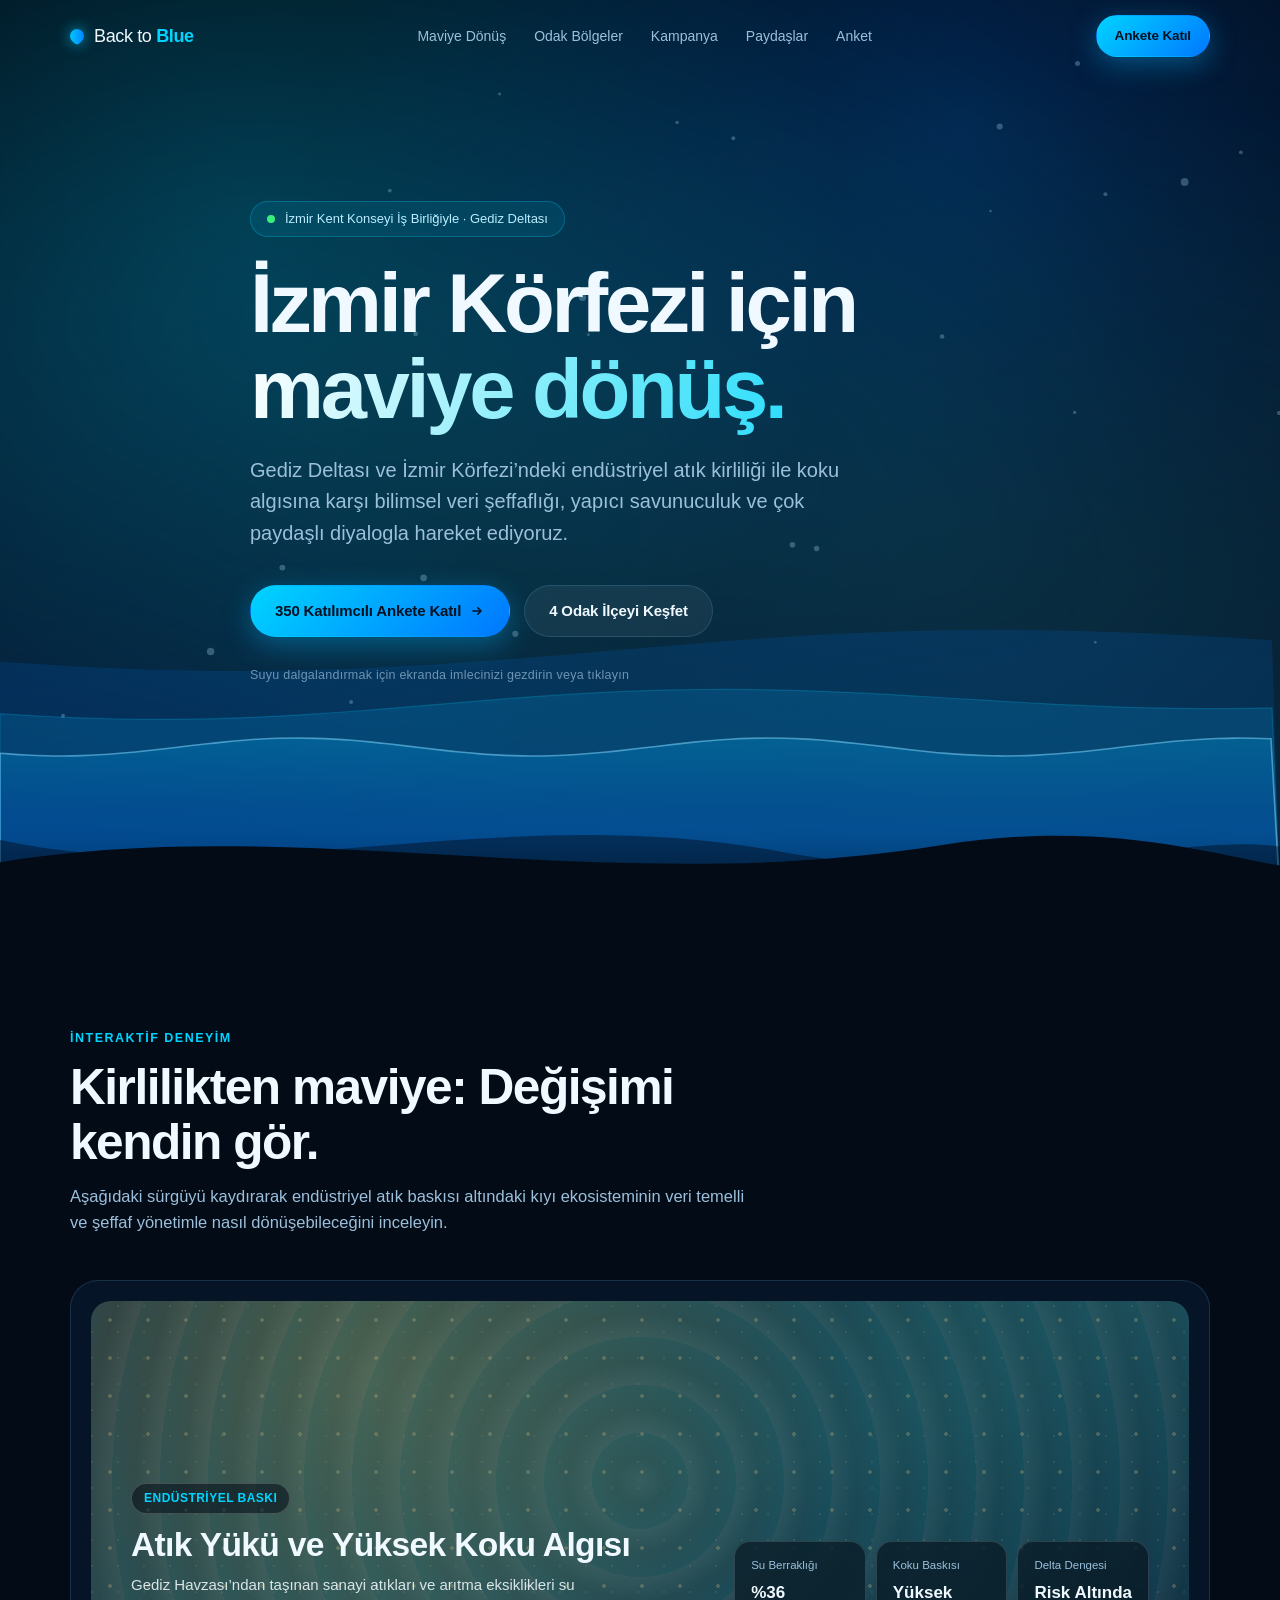
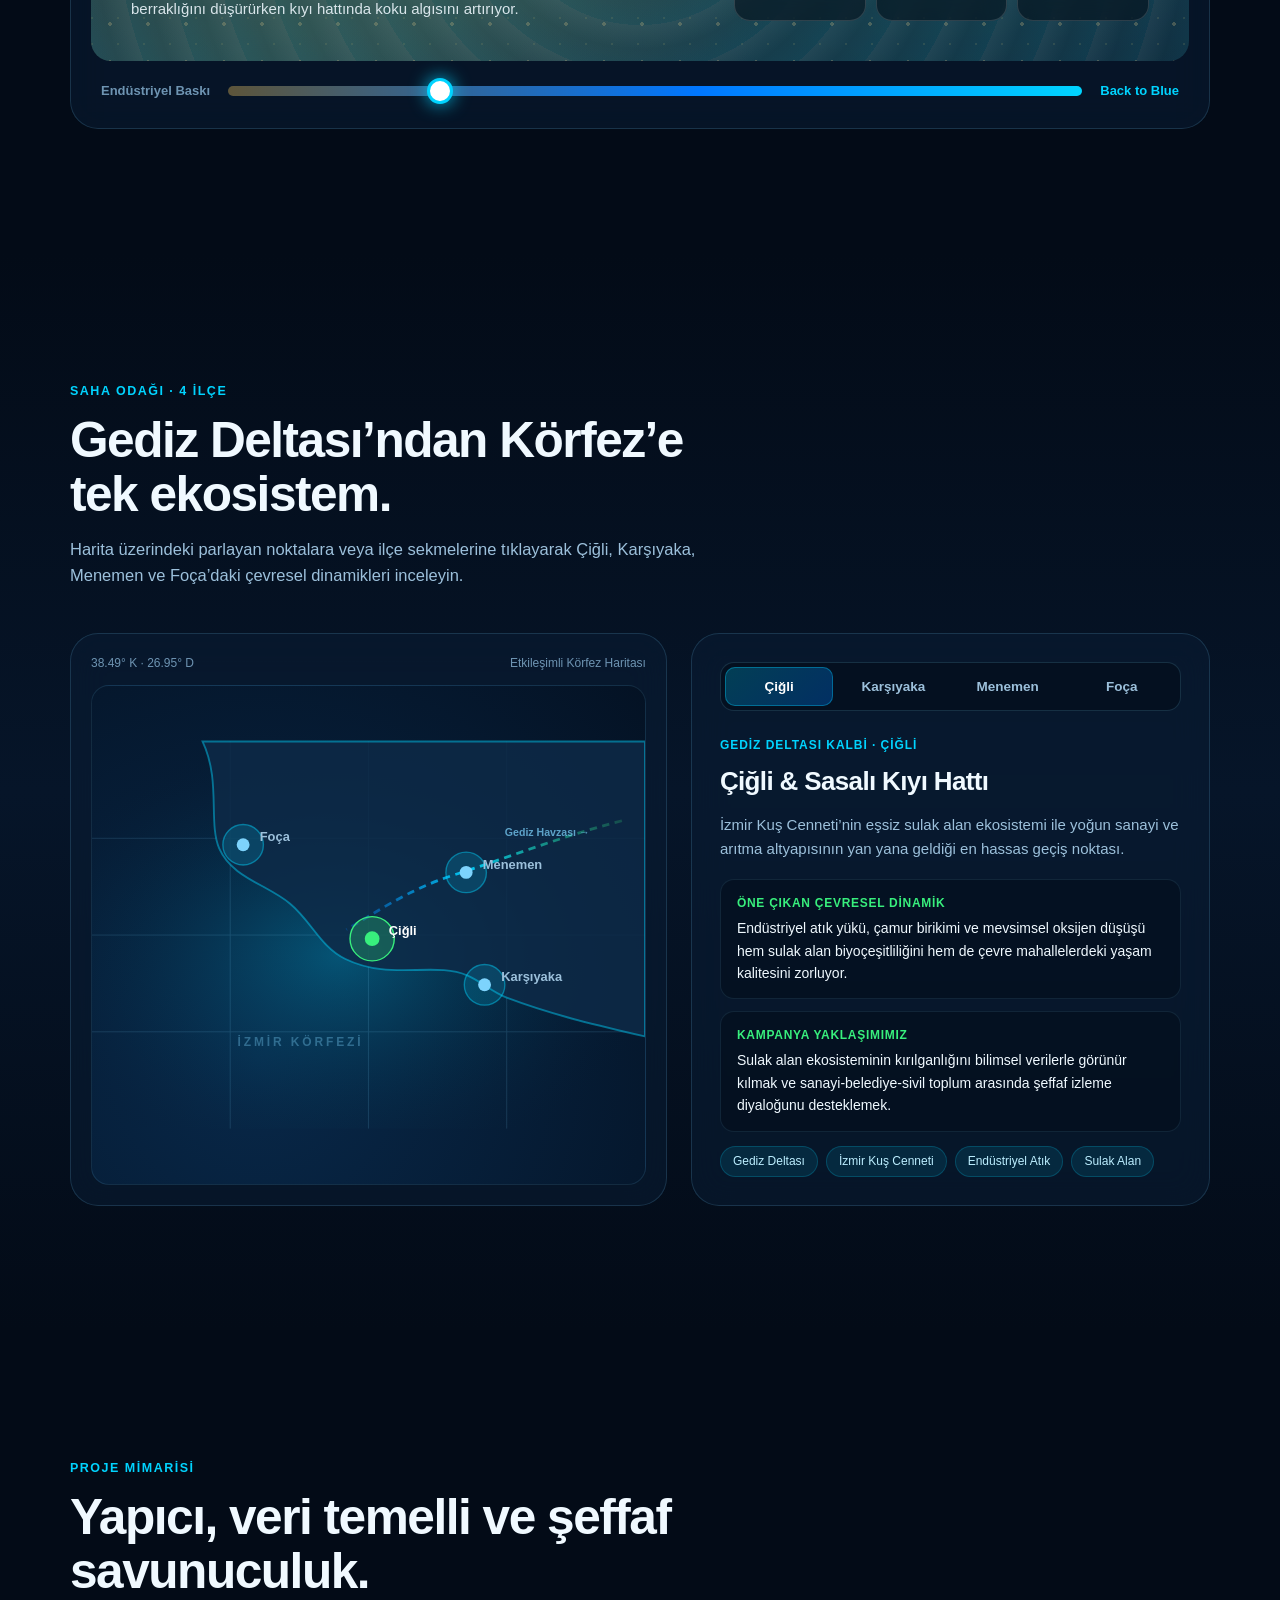
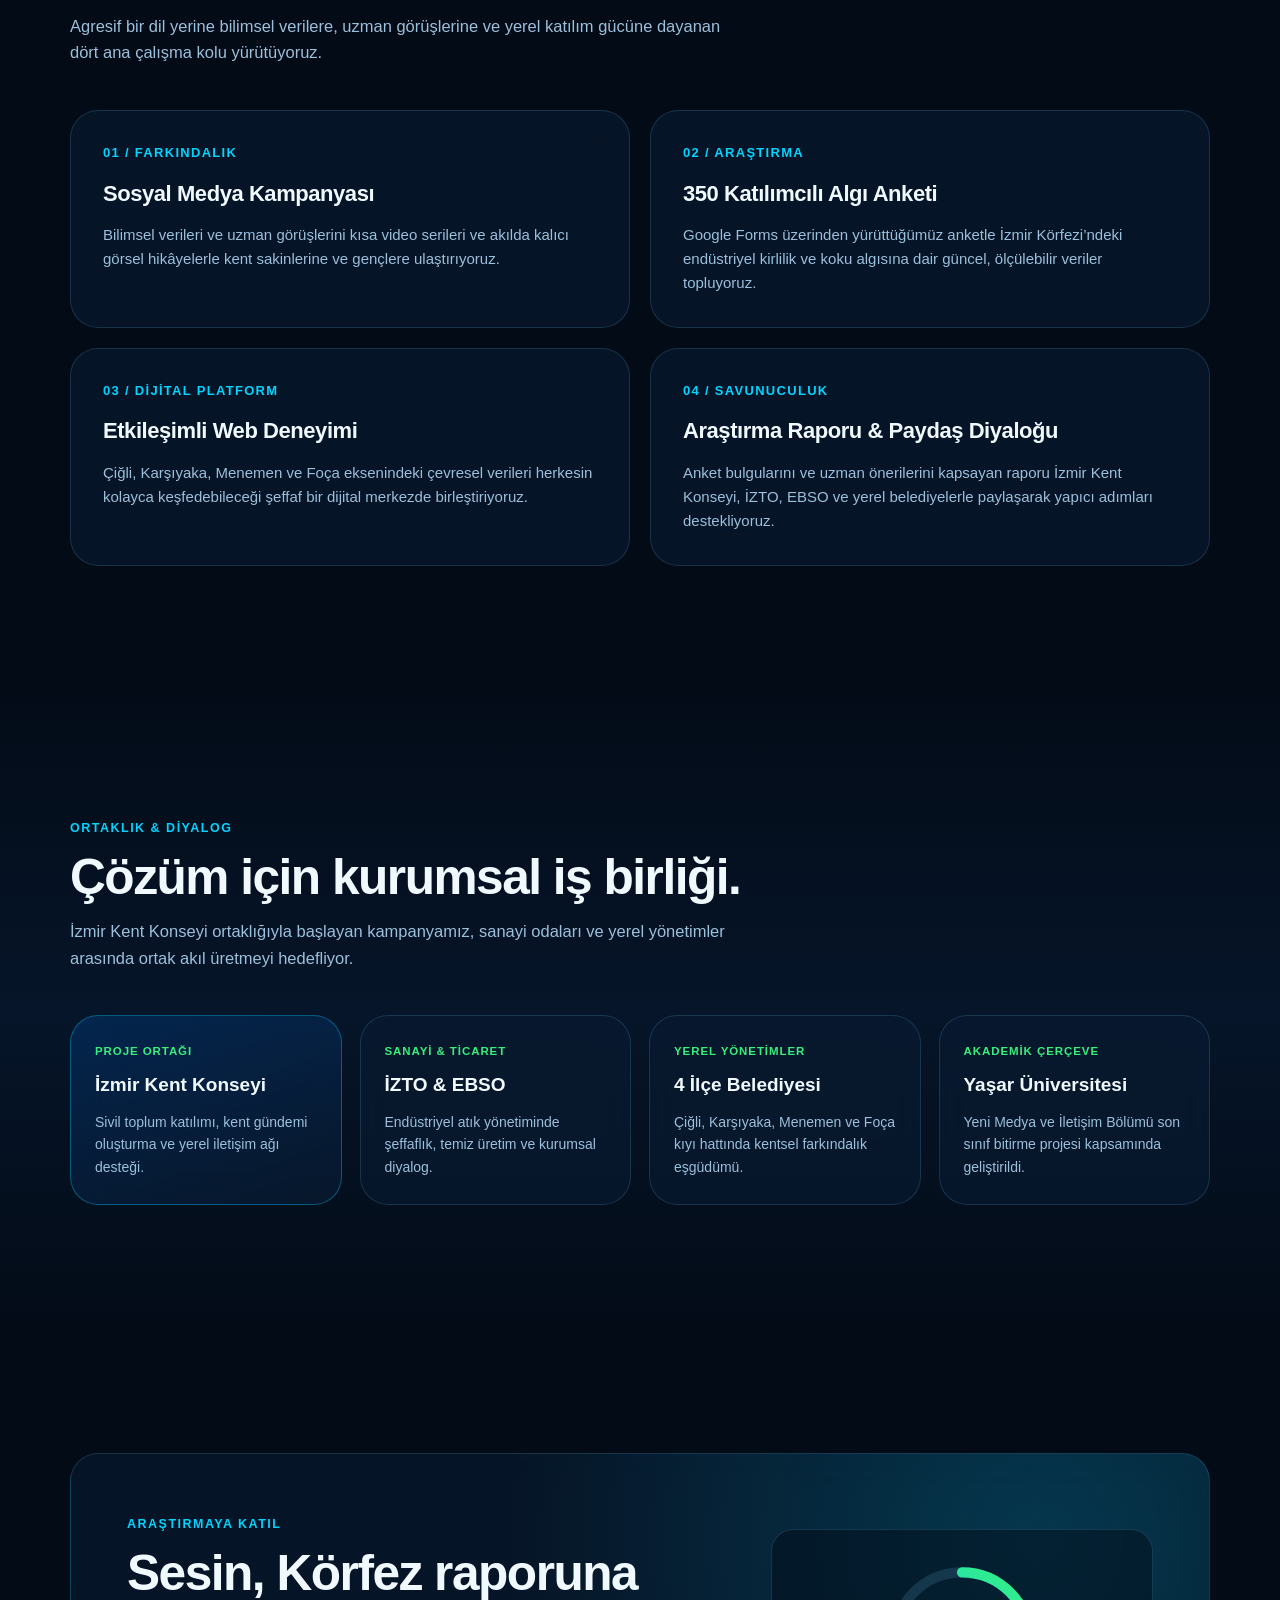
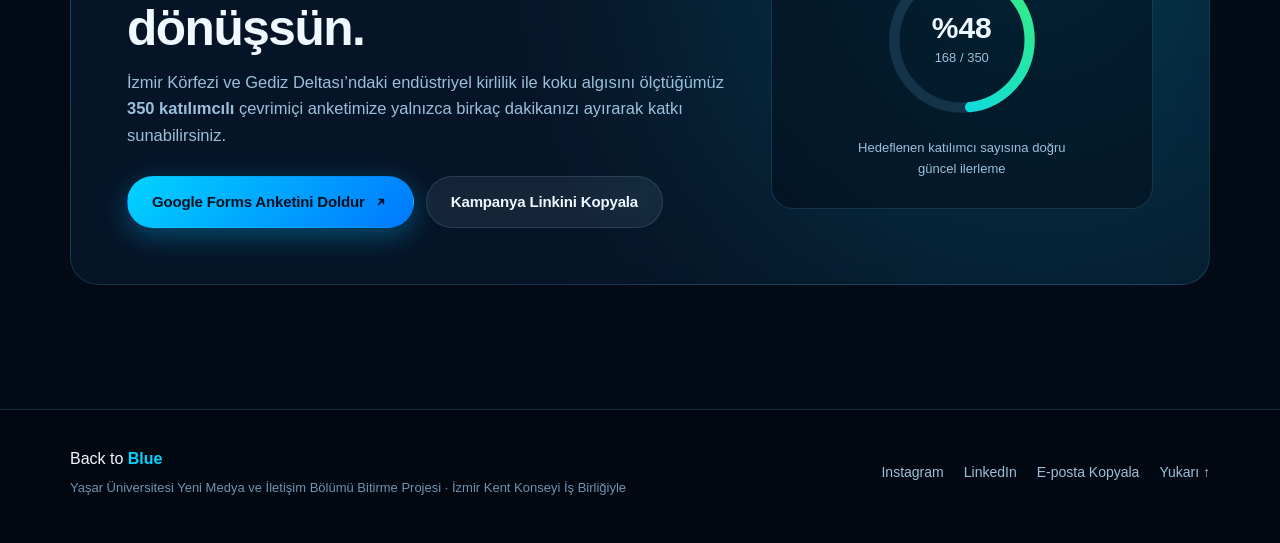
<file: backtoblue/index.html>
<!DOCTYPE html>
<html lang="tr">
<head>
  <meta charset="UTF-8">
  <meta name="viewport" content="width=device-width, initial-scale=1.0">
  <meta name="description" content="Back to Blue: Gediz Deltası ve İzmir Körfezi için endüstriyel atık kirliliği ve koku algısına karşı bilimsel veri temelli dijital savunuculuk kampanyası.">
  <meta name="theme-color" content="#030b17">
  <title>Back to Blue — Gediz Deltası &amp; İzmir Körfezi</title>

  <!-- Ayrı CSS ve JS bağlantıları (GitHub Pages uyumlu) -->
  <link rel="stylesheet" href="./style.css">
  <script src="./script.js" defer></script>
</head>
<body>
  <a class="skip-link" href="#main-content">İçeriğe geç</a>

  <!-- Üst Kaydırma Su Seviyesi Çubuğu -->
  <div class="scroll-water-bar" id="scrollWaterBar" aria-hidden="true"></div>

  <!-- Yüzen Cam Gezinme Çubuğu -->
  <header class="site-header" id="siteHeader">
    <div class="container header-inner">
      <a href="#top" class="brand" aria-label="Back to Blue Ana Sayfa">
        <span class="brand-drop" aria-hidden="true"></span>
        <span class="brand-text">Back to <strong>Blue</strong></span>
      </a>

      <nav class="nav-links" aria-label="Ana menü">
        <a href="#vizyon">Maviye Dönüş</a>
        <a href="#harita">Odak Bölgeler</a>
        <a href="#strateji">Kampanya</a>
        <a href="#paydaslar">Paydaşlar</a>
        <a href="#anket">Anket</a>
      </nav>

      <div class="header-actions">
        <a href="#anket" class="btn btn-glow btn-sm desktop-only">Ankete Katıl</a>
        <button
          type="button"
          class="menu-btn"
          id="menuToggle"
          aria-label="Menüyü aç veya kapat"
          aria-expanded="false"
          aria-controls="mobileNav"
        >
          <span></span>
          <span></span>
        </button>
      </div>
    </div>

    <nav class="mobile-nav" id="mobileNav" aria-label="Mobil menü" hidden>
      <a href="#vizyon">Maviye Dönüş</a>
      <a href="#harita">Odak Bölgeler</a>
      <a href="#strateji">Kampanya</a>
      <a href="#paydaslar">Paydaşlar</a>
      <a href="#anket" class="btn btn-glow">Ankete Katıl</a>
    </nav>
  </header>

  <main id="main-content">
    <!-- Etkileşimli Su & Dalga Hero Bölümü -->
    <section class="hero" id="top">
      <!-- Canlı Fizik Tabanlı Dalga ve Su Halkası Canvas'ı -->
      <canvas id="oceanCanvas" class="ocean-canvas" aria-hidden="true"></canvas>
      <div class="hero-caustics" aria-hidden="true"></div>

      <div class="container hero-content">
        <div class="hero-pill reveal">
          <span class="pulse-dot" aria-hidden="true"></span>
          <span>İzmir Kent Konseyi İş Birliğiyle · Gediz Deltası</span>
        </div>

        <h1 class="hero-title reveal">
          İzmir Körfezi için<br>
          <span class="liquid-text">maviye dönüş.</span>
        </h1>

        <p class="hero-lead reveal">
          Gediz Deltası ve İzmir Körfezi’ndeki endüstriyel atık kirliliği ile koku algısına karşı bilimsel veri şeffaflığı, yapıcı savunuculuk ve çok paydaşlı diyalogla hareket ediyoruz.
        </p>

        <div class="hero-cta reveal">
          <a href="#anket" class="btn btn-glow">
            <span>350 Katılımcılı Ankete Katıl</span>
            <svg viewBox="0 0 20 20" width="16" height="16" fill="none" stroke="currentColor" stroke-width="2" stroke-linecap="round" stroke-linejoin="round" aria-hidden="true">
              <path d="M5 10h10M11 6l4 4-4 4"></path>
            </svg>
          </a>
          <a href="#harita" class="btn btn-glass">4 Odak İlçeyi Keşfet</a>
        </div>

        <p class="interaction-hint reveal" aria-hidden="true">
          Suyu dalgalandırmak için ekranda imlecinizi gezdirin veya tıklayın
        </p>
      </div>

      <!-- Aşağı Akan Organik Dalga Geçişi -->
      <div class="wave-divider" aria-hidden="true">
        <svg viewBox="0 0 1440 120" preserveAspectRatio="none">
          <path class="wave-back" d="M0,48 C280,110 560,0 880,62 C1140,112 1320,38 1440,56 L1440,120 L0,120 Z"></path>
          <path class="wave-front" d="M0,74 C340,16 680,118 1060,54 C1240,24 1360,64 1440,78 L1440,120 L0,120 Z"></path>
        </svg>
      </div>
    </section>

    <!-- Etkileşimli "Maviye Dönüş" Su Berraklığı Deneyimi -->
    <section class="section" id="vizyon">
      <div class="container">
        <div class="section-head reveal">
          <span class="eyebrow">İnteraktif Deneyim</span>
          <h2 class="section-title">Kirlilikten maviye: Değişimi kendin gör.</h2>
          <p class="section-desc">
            Aşağıdaki sürgüyü kaydırarak endüstriyel atık baskısı altındaki kıyı ekosisteminin veri temelli ve şeffaf yönetimle nasıl dönüşebileceğini inceleyin.
          </p>
        </div>

        <div class="clarity-stage glass-card reveal" id="clarityStage">
          <!-- Su Görsel Alanı -->
          <div class="clarity-viewport" id="clarityViewport">
            <div class="water-layer water-turbid" aria-hidden="true"></div>
            <div class="water-layer water-clear" id="waterClearLayer" aria-hidden="true"></div>
            <div class="water-shimmer" aria-hidden="true"></div>
            <div class="water-particles" id="waterParticles" aria-hidden="true"></div>

            <div class="clarity-overlay">
              <div class="clarity-status">
                <span class="status-chip" id="clarityBadge">Mevcut Baskı</span>
                <h3 class="clarity-headline" id="clarityHeadline">Endüstriyel Yük ve Koku Algısı</h3>
                <p class="clarity-copy" id="clarityCopy">
                  Gediz Havzası’ndan taşınan sanayi atıkları ve arıtma eksiklikleri su berraklığını düşürürken kıyı hattında koku algısını artırıyor.
                </p>
              </div>

              <div class="clarity-metrics">
                <div class="mini-metric">
                  <span class="mini-metric__label">Su Berraklığı</span>
                  <strong class="mini-metric__val" id="metricClarity">%28</strong>
                </div>
                <div class="mini-metric">
                  <span class="mini-metric__label">Koku Baskısı</span>
                  <strong class="mini-metric__val" id="metricOdor">Yüksek</strong>
                </div>
                <div class="mini-metric">
                  <span class="mini-metric__label">Delta Dengesi</span>
                  <strong class="mini-metric__val" id="metricEco">Risk Altında</strong>
                </div>
              </div>
            </div>
          </div>

          <!-- Etkileşimli Kaydırıcı Kontrolü -->
          <div class="clarity-controls">
            <span class="slider-end">Endüstriyel Baskı</span>
            <label class="sr-only" for="claritySlider">Su berraklığı dönüşüm seviyesi</label>
            <input
              type="range"
              id="claritySlider"
              class="water-slider"
              min="0"
              max="100"
              value="24"
            >
            <span class="slider-end slider-end--blue">Back to Blue</span>
          </div>
        </div>
      </div>
    </section>

    <!-- Etkileşimli İzmir Körfezi & 4 Odak İlçe Haritası -->
    <section class="section section-deep" id="harita">
      <div class="container">
        <div class="section-head reveal">
          <span class="eyebrow">Saha Odağı · 4 İlçe</span>
          <h2 class="section-title">Gediz Deltası’ndan Körfez’e tek ekosistem.</h2>
          <p class="section-desc">
            Harita üzerindeki parlayan noktalara veya ilçe sekmelerine tıklayarak Çiğli, Karşıyaka, Menemen ve Foça’daki çevresel dinamikleri inceleyin.
          </p>
        </div>

        <div class="map-layout reveal">
          <!-- Stilize Etkileşimli İzmir Körfezi SVG Haritası -->
          <div class="map-canvas-card glass-card">
            <div class="map-header-bar">
              <span class="map-coords" id="mapCoords">38.49° K · 26.95° D</span>
              <span class="map-legend">Etkileşimli Körfez Haritası</span>
            </div>

            <svg class="gulf-svg" viewBox="0 0 600 420" role="img" aria-label="Çiğli, Karşıyaka, Menemen ve Foça odak noktalarını gösteren İzmir Körfezi haritası">
              <defs>
                <radialGradient id="gulfGlow" cx="45%" cy="55%" r="60%">
                  <stop offset="0%" stop-color="#00d4ff" stop-opacity="0.28"></stop>
                  <stop offset="100%" stop-color="#031326" stop-opacity="0"></stop>
                </radialGradient>
                <linearGradient id="riverLine" x1="100%" y1="0%" x2="0%" y2="100%">
                  <stop offset="0%" stop-color="#38ef7d" stop-opacity="0.2"></stop>
                  <stop offset="50%" stop-color="#00d4ff" stop-opacity="0.9"></stop>
                  <stop offset="100%" stop-color="#0077ff" stop-opacity="0.3"></stop>
                </linearGradient>
              </defs>

              <!-- Deniz Parıltısı ve Izgara -->
              <rect width="600" height="420" fill="url(#gulfGlow)"></rect>
              <g class="map-grid" opacity="0.16">
                <line x1="0" y1="105" x2="600" y2="105"></line>
                <line x1="0" y1="210" x2="600" y2="210"></line>
                <line x1="0" y1="315" x2="600" y2="315"></line>
                <line x1="150" y1="0" x2="150" y2="420"></line>
                <line x1="300" y1="0" x2="300" y2="420"></line>
                <line x1="450" y1="0" x2="450" y2="420"></line>
              </g>

              <!-- Stilize Kuzey İzmir Körfezi & Gediz Deltası Kıyı Şekli -->
              <path
                class="coastline-fill"
                d="M120,0 L600,0 L600,320 C535,305 495,295 450,278 C425,268 415,250 382,248 C345,246 312,254 275,236 C248,223 238,195 215,176 C190,155 152,148 138,116 C126,88 140,42 120,0 Z"
              ></path>

              <!-- Gediz Nehri Akış Yolu -->
              <path
                class="river-path"
                d="M575,86 C505,104 452,126 392,145 C340,162 308,186 276,204"
                stroke="url(#riverLine)"
              ></path>

              <!-- Körfez Su Etiketi -->
              <text x="158" y="330" class="map-water-label">İZMİR KÖRFEZİ</text>
              <text x="448" y="102" class="map-river-label">Gediz Havzası →</text>

              <!-- 4 Etkileşimli İlçe Noktası -->
              <g class="map-node" data-district="foca" tabindex="0" role="button" aria-label="Foça detaylarını göster">
                <circle class="node-pulse" cx="164" cy="112" r="22"></circle>
                <circle class="node-core" cx="164" cy="112" r="7"></circle>
                <text x="182" y="108" class="node-label">Foça</text>
              </g>

              <g class="map-node" data-district="menemen" tabindex="0" role="button" aria-label="Menemen detaylarını göster">
                <circle class="node-pulse" cx="406" cy="142" r="22"></circle>
                <circle class="node-core" cx="406" cy="142" r="7"></circle>
                <text x="424" y="138" class="node-label">Menemen</text>
              </g>

              <g class="map-node is-active" data-district="cigli" tabindex="0" role="button" aria-label="Çiğli detaylarını göster">
                <circle class="node-pulse" cx="304" cy="214" r="24"></circle>
                <circle class="node-core" cx="304" cy="214" r="8"></circle>
                <text x="322" y="210" class="node-label">Çiğli</text>
              </g>

              <g class="map-node" data-district="karsiyaka" tabindex="0" role="button" aria-label="Karşıyaka detaylarını göster">
                <circle class="node-pulse" cx="426" cy="264" r="22"></circle>
                <circle class="node-core" cx="426" cy="264" r="7"></circle>
                <text x="444" y="260" class="node-label">Karşıyaka</text>
              </g>
            </svg>
          </div>

          <!-- Seçili İlçe Detay Kartı -->
          <div class="district-panel glass-card">
            <div class="district-tabs" role="tablist" aria-label="Odak ilçeler">
              <button type="button" class="district-tab is-active" role="tab" aria-selected="true" data-district="cigli">Çiğli</button>
              <button type="button" class="district-tab" role="tab" aria-selected="false" data-district="karsiyaka">Karşıyaka</button>
              <button type="button" class="district-tab" role="tab" aria-selected="false" data-district="menemen">Menemen</button>
              <button type="button" class="district-tab" role="tab" aria-selected="false" data-district="foca">Foça</button>
            </div>

            <div class="district-content" id="districtContent" aria-live="polite">
              <span class="district-tag" id="districtTag"></span>
              <h3 class="district-title" id="districtTitle"></h3>
              <p class="district-summary" id="districtSummary"></p>

              <div class="district-box">
                <h4>Öne Çıkan Çevresel Dinamik</h4>
                <p id="districtPressure"></p>
              </div>

              <div class="district-box">
                <h4>Kampanya Yaklaşımımız</h4>
                <p id="districtApproach"></p>
              </div>

              <div class="district-tags" id="districtPills"></div>
            </div>
          </div>
        </div>
      </div>
    </section>

    <!-- Kampanya Bileşenleri (Projede Gerçekten Yer Alan 4 Çıktı) -->
    <section class="section" id="strateji">
      <div class="container">
        <div class="section-head reveal">
          <span class="eyebrow">Proje Mimarisi</span>
          <h2 class="section-title">Yapıcı, veri temelli ve şeffaf savunuculuk.</h2>
          <p class="section-desc">
            Agresif bir dil yerine bilimsel verilere, uzman görüşlerine ve yerel katılım gücüne dayanan dört ana çalışma kolu yürütüyoruz.
          </p>
        </div>

        <div class="bento-pillars" id="pillarsGrid"></div>
      </div>
    </section>

    <!-- Paydaş Ağı -->
    <section class="section section-deep" id="paydaslar">
      <div class="container">
        <div class="section-head reveal">
          <span class="eyebrow">Ortaklık &amp; Diyalog</span>
          <h2 class="section-title">Çözüm için kurumsal iş birliği.</h2>
          <p class="section-desc">
            İzmir Kent Konseyi ortaklığıyla başlayan kampanyamız, sanayi odaları ve yerel yönetimler arasında ortak akıl üretmeyi hedefliyor.
          </p>
        </div>

        <div class="stakeholder-grid" id="stakeholderGrid"></div>
      </div>
    </section>

    <!-- 350 Katılımcılı Google Forms Anketi -->
    <section class="section" id="anket">
      <div class="container">
        <div class="survey-spotlight glass-card reveal">
          <div class="survey-copy">
            <span class="eyebrow">Araştırmaya Katıl</span>
            <h2 class="section-title">Sesin, Körfez raporuna dönüşsün.</h2>
            <p class="section-desc">
              İzmir Körfezi ve Gediz Deltası’ndaki endüstriyel kirlilik ile koku algısını ölçtüğümüz <strong>350 katılımcılı</strong> çevrimiçi anketimize yalnızca birkaç dakikanızı ayırarak katkı sunabilirsiniz.
            </p>

            <div class="survey-actions">
              <a href="#" class="btn btn-glow" id="surveyCtaLink" target="_blank" rel="noopener noreferrer">
                <span>Google Forms Anketini Doldur</span>
                <svg viewBox="0 0 20 20" width="16" height="16" fill="none" stroke="currentColor" stroke-width="2" stroke-linecap="round" stroke-linejoin="round" aria-hidden="true">
                  <path d="M7 13L13 7M8 7h5v5"></path>
                </svg>
              </a>
              <button type="button" class="btn btn-glass" id="shareLinkBtn">Kampanya Linkini Kopyala</button>
            </div>
          </div>

          <!-- Dairesel Su Dolum Göstergesi (SVG Ring) -->
          <div class="survey-ring-card">
            <div class="ring-wrap" aria-label="Anket katılım hedefi göstergesi">
              <svg class="progress-ring" viewBox="0 0 160 160">
                <defs>
                  <linearGradient id="ringGradient" x1="0%" y1="0%" x2="100%" y2="100%">
                    <stop offset="0%" stop-color="#00d4ff"></stop>
                    <stop offset="100%" stop-color="#38ef7d"></stop>
                  </linearGradient>
                </defs>
                <circle class="ring-track" cx="80" cy="80" r="66"></circle>
                <circle class="ring-fill" id="surveyRingFill" cx="80" cy="80" r="66"></circle>
              </svg>
              <div class="ring-center">
                <strong id="surveyRingPercent">%0</strong>
                <span id="surveyRingNumbers">0 / 350</span>
              </div>
            </div>
            <p class="ring-caption">Hedeflenen katılımcı sayısına doğru güncel ilerleme</p>
          </div>
        </div>
      </div>
    </section>
  </main>

  <footer class="site-footer">
    <div class="container footer-inner">
      <div>
        <span class="brand-text">Back to <strong>Blue</strong></span>
        <p class="footer-note">
          Yaşar Üniversitesi Yeni Medya ve İletişim Bölümü Bitirme Projesi · İzmir Kent Konseyi İş Birliğiyle
        </p>
      </div>

      <div class="footer-links">
        <a href="#" id="footerInstagram" target="_blank" rel="noopener noreferrer">Instagram</a>
        <a href="#" id="footerLinkedin" target="_blank" rel="noopener noreferrer">LinkedIn</a>
        <button type="button" class="footer-email-btn" id="footerEmailBtn">E-posta Kopyala</button>
        <a href="#top" class="back-top">Yukarı ↑</a>
      </div>
    </div>
  </footer>

  <!-- Bildirim Hapı -->
  <div class="toast" id="toast" role="status" aria-live="polite" hidden></div>
</body>
</html>
</file>
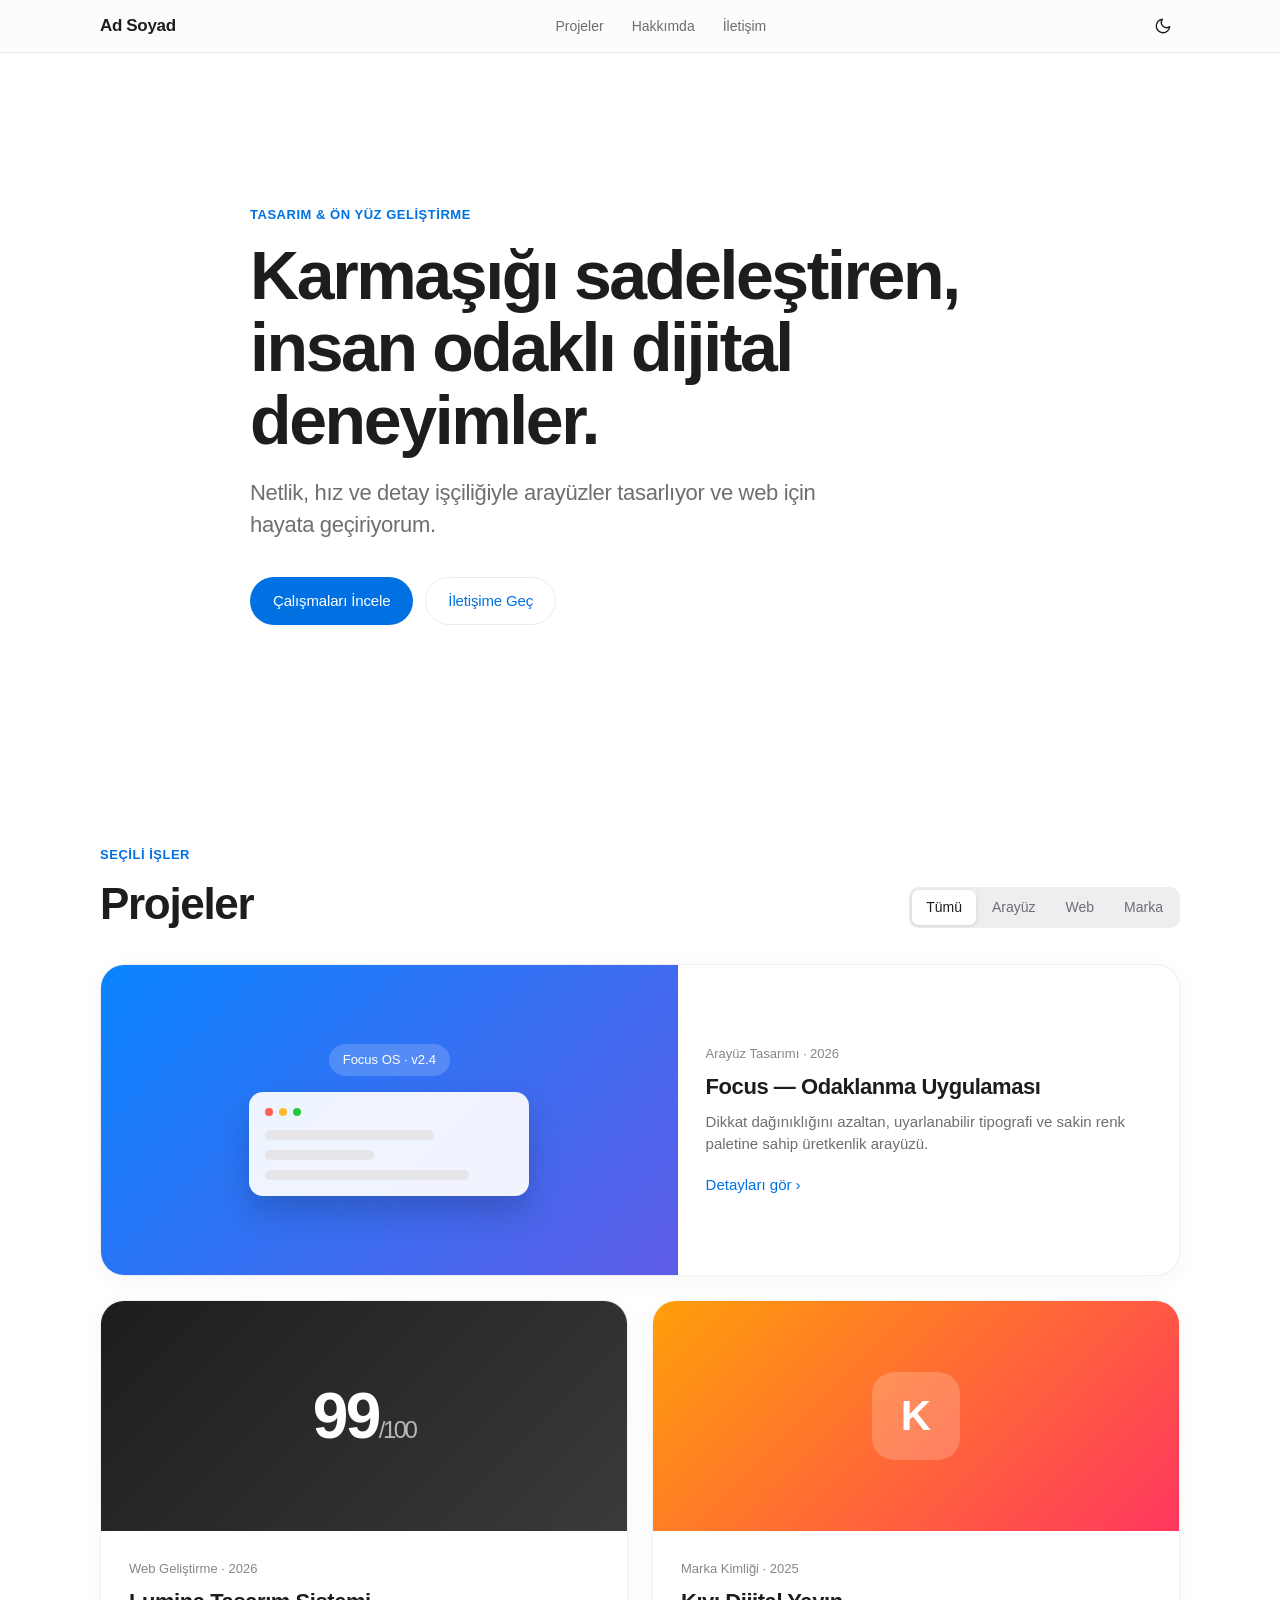
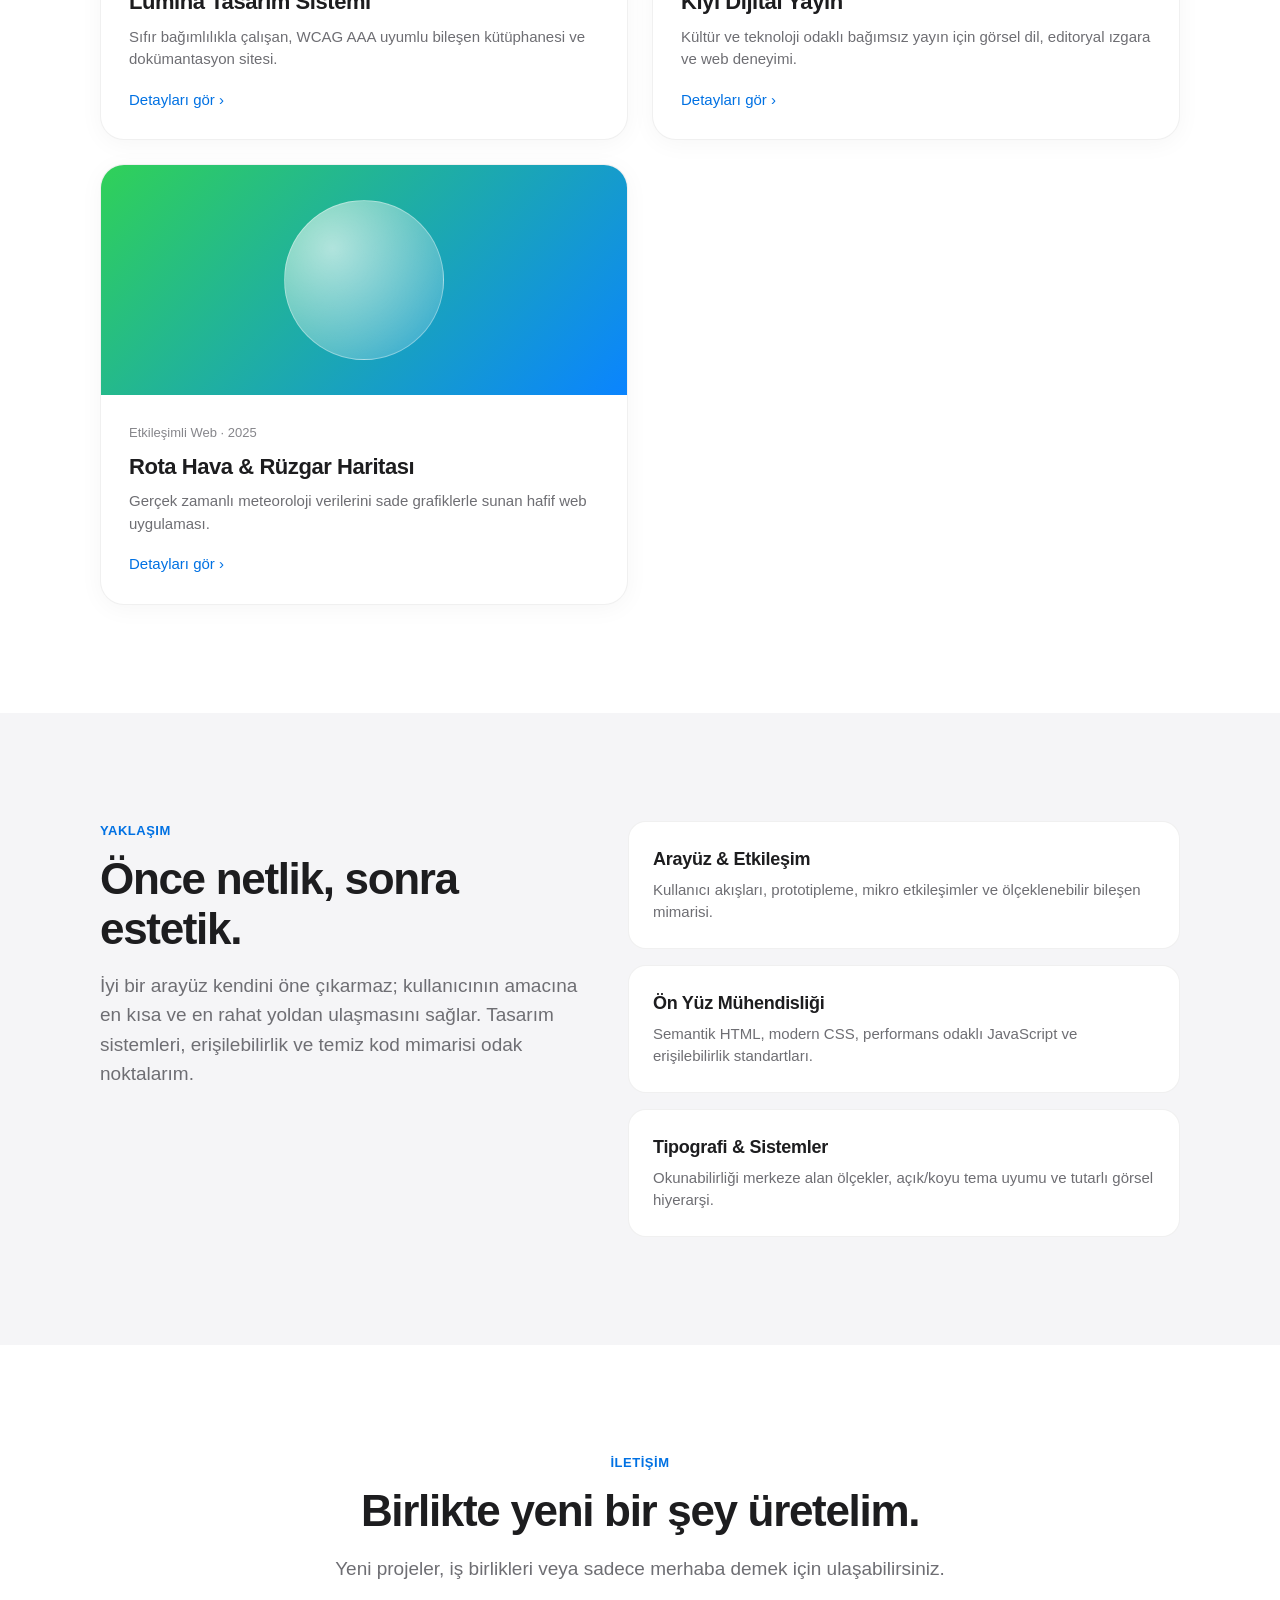
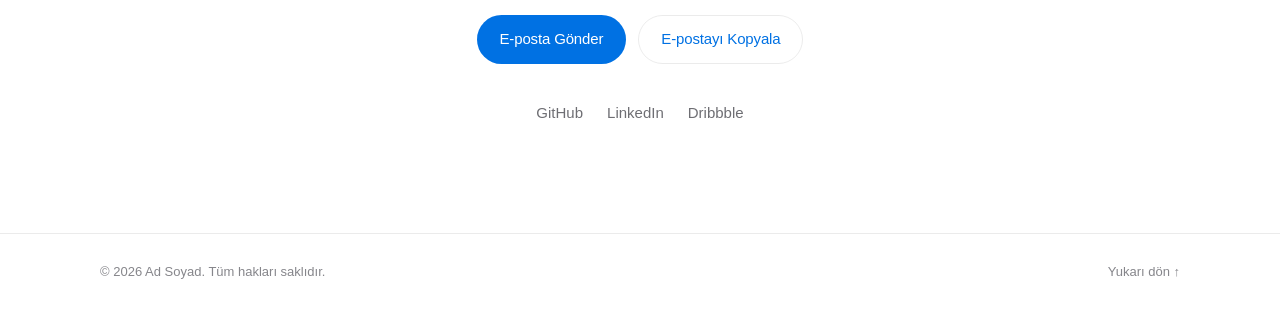
<file: portfolyo/index.html>
<!DOCTYPE html>
<html lang="tr">
<head>
  <meta charset="UTF-8">
  <meta name="viewport" content="width=device-width, initial-scale=1.0">
  <meta name="description" content="Sade, hızlı ve insan odaklı dijital ürünler tasarlayan portfolyo sayfası.">
  <meta name="theme-color" content="#fbfbfd" media="(prefers-color-scheme: light)">
  <meta name="theme-color" content="#000000" media="(prefers-color-scheme: dark)">
  <title>Ad Soyad — Portfolyo</title>

  <!-- Ayrı CSS ve JS bağlantıları -->
  <link rel="stylesheet" href="./style.css">
  <script src="./script.js" defer></script>
</head>
<body>
  <a class="skip-link" href="#main-content">İçeriğe geç</a>

  <!-- Üst Gezinme Çubuğu (Frosted Glass Material) -->
  <header class="site-header">
    <div class="container nav-inner">
      <a href="#top" class="brand" aria-label="Ana sayfa">Ad Soyad</a>

      <nav class="nav-links" aria-label="Ana menü">
        <a href="#projeler">Projeler</a>
        <a href="#hakkimda">Hakkımda</a>
        <a href="#iletisim">İletişim</a>
      </nav>

      <div class="nav-actions">
        <button
          type="button"
          class="icon-btn"
          id="themeToggle"
          aria-label="Koyu ve açık tema arasında geçiş yap"
          aria-pressed="false"
        >
          <svg class="icon-sun" viewBox="0 0 24 24" width="18" height="18" fill="none" stroke="currentColor" stroke-width="1.8" stroke-linecap="round" stroke-linejoin="round" aria-hidden="true">
            <circle cx="12" cy="12" r="4"></circle>
            <path d="M12 2v2M12 20v2M4.93 4.93l1.41 1.41M17.66 17.66l1.41 1.41M2 12h2M20 12h2M6.34 17.66l-1.41 1.41M19.07 4.93l-1.41 1.41"></path>
          </svg>
          <svg class="icon-moon" viewBox="0 0 24 24" width="18" height="18" fill="none" stroke="currentColor" stroke-width="1.8" stroke-linecap="round" stroke-linejoin="round" aria-hidden="true">
            <path d="M21 12.79A9 9 0 1 1 11.21 3a7 7 0 0 0 9.79 9.79z"></path>
          </svg>
        </button>

        <button
          type="button"
          class="icon-btn menu-toggle"
          id="menuToggle"
          aria-label="Menüyü aç veya kapat"
          aria-expanded="false"
          aria-controls="mobileNav"
        >
          <svg viewBox="0 0 24 24" width="18" height="18" fill="none" stroke="currentColor" stroke-width="1.8" stroke-linecap="round" aria-hidden="true">
            <line x1="4" y1="8" x2="20" y2="8"></line>
            <line x1="4" y1="16" x2="20" y2="16"></line>
          </svg>
        </button>
      </div>
    </div>

    <!-- Mobil Gezinme Paneli -->
    <nav class="mobile-nav" id="mobileNav" aria-label="Mobil menü" hidden>
      <a href="#projeler">Projeler</a>
      <a href="#hakkimda">Hakkımda</a>
      <a href="#iletisim">İletişim</a>
    </nav>
  </header>

  <main id="main-content">
    <!-- Hero Bölümü -->
    <section class="hero" id="top">
      <div class="container hero-inner">
        <p class="eyebrow reveal">Tasarım &amp; Ön Yüz Geliştirme</p>
        <h1 class="hero-title reveal">
          Karmaşığı sadeleştiren,<br>
          insan odaklı dijital deneyimler.
        </h1>
        <p class="hero-subtitle reveal">
          Netlik, hız ve detay işçiliğiyle arayüzler tasarlıyor ve web için hayata geçiriyorum.
        </p>
        <div class="hero-actions reveal">
          <a href="#projeler" class="btn btn-primary">Çalışmaları İncele</a>
          <a href="#iletisim" class="btn btn-secondary">İletişime Geç</a>
        </div>
      </div>
    </section>

    <!-- Projeler Bölümü -->
    <section class="section" id="projeler">
      <div class="container">
        <div class="section-header reveal">
          <div>
            <p class="eyebrow">Seçili İşler</p>
            <h2 class="section-title">Projeler</h2>
          </div>

          <!-- Apple HIG Segmented Control -->
          <div class="segmented-control" role="tablist" aria-label="Proje kategorileri">
            <button type="button" class="segment is-active" role="tab" aria-selected="true" data-filter="all">Tümü</button>
            <button type="button" class="segment" role="tab" aria-selected="false" data-filter="ui">Arayüz</button>
            <button type="button" class="segment" role="tab" aria-selected="false" data-filter="web">Web</button>
            <button type="button" class="segment" role="tab" aria-selected="false" data-filter="brand">Marka</button>
          </div>
        </div>

        <div class="bento-grid" id="projectGrid">
          <!-- Proje 1 (Geniş Kart) -->
          <article class="project-card project-card--featured reveal" data-category="ui" data-project-id="0">
            <div class="project-visual visual-ocean" aria-hidden="true">
              <div class="mockup-pill">Focus OS · v2.4</div>
              <div class="mockup-window">
                <div class="mockup-dots"><span></span><span></span><span></span></div>
                <div class="mockup-bars">
                  <span style="width: 68%"></span>
                  <span style="width: 44%"></span>
                  <span style="width: 82%"></span>
                </div>
              </div>
            </div>
            <div class="project-body">
              <span class="project-meta">Arayüz Tasarımı · 2026</span>
              <h3 class="project-title">Focus — Odaklanma Uygulaması</h3>
              <p class="project-desc">Dikkat dağınıklığını azaltan, uyarlanabilir tipografi ve sakin renk paletine sahip üretkenlik arayüzü.</p>
              <button type="button" class="text-link project-trigger" data-project-id="0">
                Detayları gör <span aria-hidden="true">›</span>
              </button>
            </div>
          </article>

          <!-- Proje 2 -->
          <article class="project-card reveal" data-category="web" data-project-id="1">
            <div class="project-visual visual-indigo" aria-hidden="true">
              <div class="mockup-stat">99<span>/100</span></div>
            </div>
            <div class="project-body">
              <span class="project-meta">Web Geliştirme · 2026</span>
              <h3 class="project-title">Lumina Tasarım Sistemi</h3>
              <p class="project-desc">Sıfır bağımlılıkla çalışan, WCAG AAA uyumlu bileşen kütüphanesi ve dokümantasyon sitesi.</p>
              <button type="button" class="text-link project-trigger" data-project-id="1">
                Detayları gör <span aria-hidden="true">›</span>
              </button>
            </div>
          </article>

          <!-- Proje 3 -->
          <article class="project-card reveal" data-category="brand" data-project-id="2">
            <div class="project-visual visual-amber" aria-hidden="true">
              <div class="mockup-monogram">K</div>
            </div>
            <div class="project-body">
              <span class="project-meta">Marka Kimliği · 2025</span>
              <h3 class="project-title">Kıyı Dijital Yayın</h3>
              <p class="project-desc">Kültür ve teknoloji odaklı bağımsız yayın için görsel dil, editoryal ızgara ve web deneyimi.</p>
              <button type="button" class="text-link project-trigger" data-project-id="2">
                Detayları gör <span aria-hidden="true">›</span>
              </button>
            </div>
          </article>

          <!-- Proje 4 -->
          <article class="project-card reveal" data-category="web" data-project-id="3">
            <div class="project-visual visual-mint" aria-hidden="true">
              <div class="mockup-wave"></div>
            </div>
            <div class="project-body">
              <span class="project-meta">Etkileşimli Web · 2025</span>
              <h3 class="project-title">Rota Hava &amp; Rüzgar Haritası</h3>
              <p class="project-desc">Gerçek zamanlı meteoroloji verilerini sade grafiklerle sunan hafif web uygulaması.</p>
              <button type="button" class="text-link project-trigger" data-project-id="3">
                Detayları gör <span aria-hidden="true">›</span>
              </button>
            </div>
          </article>
        </div>
      </div>
    </section>

    <!-- Hakkımda Bölümü -->
    <section class="section section-tinted" id="hakkimda">
      <div class="container">
        <div class="about-grid">
          <div class="reveal">
            <p class="eyebrow">Yaklaşım</p>
            <h2 class="section-title">Önce netlik, sonra estetik.</h2>
            <p class="body-large">
              İyi bir arayüz kendini öne çıkarmaz; kullanıcının amacına en kısa ve en rahat yoldan ulaşmasını sağlar.
              Tasarım sistemleri, erişilebilirlik ve temiz kod mimarisi odak noktalarım.
            </p>
          </div>

          <div class="info-cards reveal">
            <div class="info-card">
              <h3>Arayüz &amp; Etkileşim</h3>
              <p>Kullanıcı akışları, prototipleme, mikro etkileşimler ve ölçeklenebilir bileşen mimarisi.</p>
            </div>
            <div class="info-card">
              <h3>Ön Yüz Mühendisliği</h3>
              <p>Semantik HTML, modern CSS, performans odaklı JavaScript ve erişilebilirlik standartları.</p>
            </div>
            <div class="info-card">
              <h3>Tipografi &amp; Sistemler</h3>
              <p>Okunabilirliği merkeze alan ölçekler, açık/koyu tema uyumu ve tutarlı görsel hiyerarşi.</p>
            </div>
          </div>
        </div>
      </div>
    </section>

    <!-- İletişim Bölümü -->
    <section class="section" id="iletisim">
      <div class="container contact-inner reveal">
        <p class="eyebrow">İletişim</p>
        <h2 class="section-title">Birlikte yeni bir şey üretelim.</h2>
        <p class="body-large">
          Yeni projeler, iş birlikleri veya sadece merhaba demek için ulaşabilirsiniz.
        </p>

        <div class="contact-actions">
          <a href="mailto:merhaba@alanadiniz.com" class="btn btn-primary">E-posta Gönder</a>
          <button
            type="button"
            class="btn btn-secondary"
            id="copyEmailBtn"
            data-email="merhaba@alanadiniz.com"
          >
            E-postayı Kopyala
          </button>
        </div>

        <ul class="social-links" aria-label="Sosyal bağlantılar">
          <li><a href="https://github.com/" target="_blank" rel="noopener noreferrer">GitHub</a></li>
          <li><a href="https://linkedin.com/" target="_blank" rel="noopener noreferrer">LinkedIn</a></li>
          <li><a href="https://dribbble.com/" target="_blank" rel="noopener noreferrer">Dribbble</a></li>
        </ul>
      </div>
    </section>
  </main>

  <footer class="site-footer">
    <div class="container footer-inner">
      <p>© <span id="currentYear">2026</span> Ad Soyad. Tüm hakları saklıdır.</p>
      <a href="#top" class="footer-top">Yukarı dön ↑</a>
    </div>
  </footer>

  <!-- Apple HIG Sheet (Proje Detay Penceresi) -->
  <div
    class="sheet-backdrop"
    id="projectSheet"
    role="dialog"
    aria-modal="true"
    aria-labelledby="sheetTitle"
    hidden
  >
    <div class="sheet-panel" tabindex="-1">
      <div class="sheet-header">
        <span class="project-meta" id="sheetCategory"></span>
        <button type="button" class="sheet-close" id="sheetClose" aria-label="Pencereyi kapat">
          <svg viewBox="0 0 24 24" width="16" height="16" fill="none" stroke="currentColor" stroke-width="2.2" stroke-linecap="round" aria-hidden="true">
            <line x1="6" y1="6" x2="18" y2="18"></line>
            <line x1="18" y1="6" x2="6" y2="18"></line>
          </svg>
        </button>
      </div>

      <h3 class="sheet-title" id="sheetTitle"></h3>
      <p class="sheet-summary" id="sheetSummary"></p>

      <div class="sheet-divider"></div>

      <p class="sheet-details" id="sheetDetails"></p>
      <ul class="tag-list" id="sheetTags" aria-label="Kullanılan araçlar"></ul>

      <div class="sheet-footer">
        <a href="#" class="btn btn-primary" id="sheetLink" target="_blank" rel="noopener noreferrer">
          Projeyi Görüntüle
        </a>
      </div>
    </div>
  </div>

  <!-- Bildirim Hapı (Toast) -->
  <div class="toast" id="toast" role="status" aria-live="polite" hidden>
    E-posta adresi kopyalandı
  </div>
</body>
</html>
</file>
<file: backtoblue/style.css>
/* ==========================================================================
   Back to Blue — Modern Fluid & Bioluminescent Aegean Aesthetic
   ========================================================================== */
:root {
  --bg-abyss: #030b17;
  --bg-deep: #061529;
  --bg-card: rgba(10, 29, 52, 0.56);
  --bg-card-hover: rgba(14, 39, 68, 0.72);
  --border-glass: rgba(125, 211, 252, 0.16);
  --border-glass-strong: rgba(56, 224, 255, 0.42);

  --text-main: #f0f9ff;
  --text-muted: #9cc0db;
  --text-dim: #6e94b2;

  --cyan: #00d4ff;
  --blue: #0077ff;
  --aqua: #38ef7d;
  --amber-turbid: #6b5d3b;

  --font-sans: -apple-system, BlinkMacSystemFont, "SF Pro Display", "Inter",
    "Segoe UI", Roboto, Helvetica, Arial, sans-serif;

  --radius-md: 18px;
  --radius-lg: 28px;
  --radius-pill: 9999px;
  --ease-fluid: cubic-bezier(0.22, 1, 0.36, 1);
  --header-h: 72px;
}

/* ==========================================================================
   Temel Kurallar & Erişilebilirlik
   ========================================================================== */
*,
*::before,
*::after {
  box-sizing: border-box;
}

html {
  scroll-behavior: smooth;
  scroll-padding-top: calc(var(--header-h) + 20px);
  -webkit-font-smoothing: antialiased;
}

body {
  margin: 0;
  font-family: var(--font-sans);
  font-size: 16px;
  line-height: 1.6;
  color: var(--text-main);
  background-color: var(--bg-abyss);
  overflow-x: hidden;
}

a {
  color: inherit;
  text-decoration: none;
}

button {
  font: inherit;
  color: inherit;
  cursor: pointer;
}

:focus-visible {
  outline: 2px solid var(--cyan);
  outline-offset: 3px;
  border-radius: 6px;
}

.sr-only {
  position: absolute;
  width: 1px;
  height: 1px;
  padding: 0;
  margin: -1px;
  overflow: hidden;
  clip: rect(0, 0, 0, 0);
  border: 0;
}

.skip-link {
  position: absolute;
  top: -100px;
  left: 16px;
  z-index: 300;
  padding: 10px 18px;
  border-radius: var(--radius-pill);
  background: var(--cyan);
  color: #031326;
  font-weight: 700;
}

.skip-link:focus {
  top: 14px;
}

.container {
  width: min(1140px, calc(100% - 40px));
  margin-inline: auto;
}

/* Kaydırma Su Çizgisi */
.scroll-water-bar {
  position: fixed;
  top: 0;
  left: 0;
  z-index: 200;
  height: 3px;
  width: 0%;
  background: linear-gradient(90deg, var(--blue), var(--cyan), var(--aqua));
  box-shadow: 0 0 12px rgba(0, 212, 255, 0.75);
}

/* ==========================================================================
   Yüzen Cam Gezinme Çubuğu
   ========================================================================== */
.site-header {
  position: fixed;
  top: 0;
  left: 0;
  right: 0;
  z-index: 150;
  transition: background-color 0.35s var(--ease-fluid), border-color 0.35s var(--ease-fluid);
  border-bottom: 1px solid transparent;
}

.site-header.is-scrolled {
  background: rgba(3, 11, 23, 0.74);
  backdrop-filter: blur(18px) saturate(160%);
  -webkit-backdrop-filter: blur(18px) saturate(160%);
  border-bottom-color: var(--border-glass);
}

.header-inner {
  height: var(--header-h);
  display: flex;
  align-items: center;
  justify-content: space-between;
  gap: 20px;
}

.brand {
  display: inline-flex;
  align-items: center;
  gap: 10px;
  font-size: 18px;
  letter-spacing: -0.02em;
}

.brand-drop {
  width: 14px;
  height: 14px;
  border-radius: 50% 50% 50% 4px;
  transform: rotate(-45deg);
  background: linear-gradient(135deg, var(--cyan), var(--blue));
  box-shadow: 0 0 14px rgba(0, 212, 255, 0.7);
}

.brand-text strong {
  color: var(--cyan);
}

.nav-links {
  display: flex;
  align-items: center;
  gap: 28px;
}

.nav-links a {
  font-size: 14px;
  font-weight: 500;
  color: var(--text-muted);
  transition: color 0.2s ease;
}

.nav-links a:hover {
  color: var(--text-main);
}

.header-actions {
  display: flex;
  align-items: center;
  gap: 12px;
}

.menu-btn {
  display: none;
  width: 40px;
  height: 40px;
  border-radius: 12px;
  border: 1px solid var(--border-glass);
  background: rgba(255, 255, 255, 0.04);
  flex-direction: column;
  align-items: center;
  justify-content: center;
  gap: 6px;
}

.menu-btn span {
  width: 18px;
  height: 2px;
  border-radius: 2px;
  background: var(--text-main);
}

.mobile-nav {
  display: flex;
  flex-direction: column;
  gap: 10px;
  padding: 16px 20px 24px;
  background: rgba(3, 11, 23, 0.94);
  backdrop-filter: blur(20px);
  border-top: 1px solid var(--border-glass);
}

.mobile-nav[hidden] {
  display: none;
}

.mobile-nav a:not(.btn) {
  padding: 10px 4px;
  font-size: 16px;
  color: var(--text-muted);
  border-bottom: 1px solid rgba(255, 255, 255, 0.06);
}

/* ==========================================================================
   Modern Düğmeler
   ========================================================================== */
.btn {
  display: inline-flex;
  align-items: center;
  justify-content: center;
  gap: 8px;
  padding: 13px 24px;
  border-radius: var(--radius-pill);
  font-size: 15px;
  font-weight: 600;
  letter-spacing: -0.01em;
  border: 1px solid transparent;
  transition: transform 0.25s var(--ease-fluid), box-shadow 0.25s var(--ease-fluid),
    background-color 0.25s ease, border-color 0.25s ease;
}

.btn:hover {
  transform: translateY(-2px);
}

.btn:active {
  transform: translateY(0) scale(0.98);
}

.btn-sm {
  padding: 9px 18px;
  font-size: 13.5px;
}

.btn-glow {
  background: linear-gradient(135deg, var(--cyan) 0%, var(--blue) 100%);
  color: #021121;
  box-shadow: 0 8px 28px rgba(0, 180, 255, 0.35);
}

.btn-glow:hover {
  box-shadow: 0 12px 36px rgba(0, 212, 255, 0.55);
}

.btn-glass {
  background: rgba(255, 255, 255, 0.06);
  border-color: var(--border-glass);
  color: var(--text-main);
  backdrop-filter: blur(12px);
}

.btn-glass:hover {
  background: rgba(255, 255, 255, 0.12);
  border-color: var(--border-glass-strong);
}

/* ==========================================================================
   Hero & Etkileşimli Su Canvas'ı
   ========================================================================== */
.hero {
  position: relative;
  min-height: 100svh;
  padding: calc(var(--header-h) + 64px) 0 150px;
  display: flex;
  align-items: center;
  background: radial-gradient(circle at 75% 15%, rgba(0, 119, 255, 0.24), transparent 52%),
    radial-gradient(circle at 20% 25%, rgba(0, 212, 255, 0.16), transparent 48%),
    linear-gradient(180deg, #020812 0%, #05162c 62%, #072242 100%);
  overflow: hidden;
}

.ocean-canvas {
  position: absolute;
  inset: 0;
  width: 100%;
  height: 100%;
  display: block;
  pointer-events: none;
  z-index: 1;
}

/* Su Altı Işık Kırılması (Caustics) */
.hero-caustics {
  position: absolute;
  inset: -20%;
  z-index: 0;
  background: radial-gradient(ellipse at 30% 40%, rgba(0, 212, 255, 0.14), transparent 50%),
    radial-gradient(ellipse at 70% 60%, rgba(56, 239, 125, 0.08), transparent 48%);
  filter: blur(40px);
  animation: causticDrift 14s ease-in-out infinite alternate;
  pointer-events: none;
}

@keyframes causticDrift {
  0% { transform: translate(-2%, -2%) scale(1); }
  100% { transform: translate(3%, 3%) scale(1.08); }
}

.hero-content {
  position: relative;
  z-index: 2;
  max-width: 780px;
}

.hero-pill {
  display: inline-flex;
  align-items: center;
  gap: 10px;
  padding: 7px 16px;
  margin-bottom: 24px;
  border-radius: var(--radius-pill);
  background: rgba(0, 212, 255, 0.09);
  border: 1px solid rgba(0, 212, 255, 0.26);
  font-size: 13px;
  font-weight: 500;
  color: #bceeff;
  backdrop-filter: blur(10px);
}

.pulse-dot {
  width: 8px;
  height: 8px;
  border-radius: 50%;
  background: var(--aqua);
  box-shadow: 0 0 0 0 rgba(56, 239, 125, 0.7);
  animation: pulseRing 2.2s infinite;
}

@keyframes pulseRing {
  0% { box-shadow: 0 0 0 0 rgba(56, 239, 125, 0.7); }
  70% { box-shadow: 0 0 0 10px rgba(56, 239, 125, 0); }
  100% { box-shadow: 0 0 0 0 rgba(56, 239, 125, 0); }
}

.hero-title {
  margin: 0 0 22px;
  font-size: clamp(2.8rem, 7vw, 5.2rem);
  font-weight: 750;
  line-height: 1.03;
  letter-spacing: -0.04em;
}

.liquid-text {
  background: linear-gradient(110deg, #ffffff 0%, #67e8f9 35%, #00d4ff 65%, #38ef7d 100%);
  background-size: 200% auto;
  -webkit-background-clip: text;
  background-clip: text;
  color: transparent;
  animation: shimmerFlow 6s linear infinite;
}

@keyframes shimmerFlow {
  to { background-position: 200% center; }
}

.hero-lead {
  margin: 0 0 36px;
  max-width: 600px;
  font-size: clamp(1.05rem, 2vw, 1.25rem);
  line-height: 1.58;
  color: var(--text-muted);
}

.hero-cta {
  display: flex;
  flex-wrap: wrap;
  gap: 14px;
}

.interaction-hint {
  margin: 28px 0 0;
  font-size: 12.5px;
  color: var(--text-dim);
  letter-spacing: 0.02em;
}

/* Dalga Bölüm Ayırıcı */
.wave-divider {
  position: absolute;
  left: 0;
  right: 0;
  bottom: -1px;
  z-index: 3;
  line-height: 0;
  pointer-events: none;
}

.wave-divider svg {
  width: 100%;
  height: clamp(56px, 8vw, 110px);
  display: block;
}

.wave-back {
  fill: rgba(3, 11, 23, 0.45);
}

.wave-front {
  fill: var(--bg-abyss);
}

/* ==========================================================================
   Bölüm Başlıkları & Cam Kartlar (Cursor Spotlight Glow)
   ========================================================================== */
.section {
  padding: clamp(72px, 10vw, 124px) 0;
  position: relative;
}

.section-deep {
  background: linear-gradient(180deg, var(--bg-abyss) 0%, var(--bg-deep) 50%, var(--bg-abyss) 100%);
}

.section-head {
  max-width: 680px;
  margin-bottom: 44px;
}

.eyebrow {
  display: inline-block;
  margin-bottom: 12px;
  font-size: 12.5px;
  font-weight: 700;
  letter-spacing: 0.12em;
  text-transform: uppercase;
  color: var(--cyan);
}

.section-title {
  margin: 0 0 14px;
  font-size: clamp(2rem, 4.2vw, 3.1rem);
  font-weight: 700;
  line-height: 1.1;
  letter-spacing: -0.03em;
}

.section-desc {
  margin: 0;
  font-size: 16.5px;
  color: var(--text-muted);
}

.glass-card {
  position: relative;
  border-radius: var(--radius-lg);
  background: var(--bg-card);
  border: 1px solid var(--border-glass);
  backdrop-filter: blur(18px);
  -webkit-backdrop-filter: blur(18px);
  overflow: hidden;
  transition: border-color 0.3s ease, transform 0.35s var(--ease-fluid);
}

.glass-card::before {
  content: "";
  position: absolute;
  inset: 0;
  pointer-events: none;
  background: radial-gradient(
    420px circle at var(--mx, 50%) var(--my, 50%),
    rgba(0, 212, 255, 0.12),
    transparent 65%
  );
  opacity: 0;
  transition: opacity 0.35s ease;
}

.glass-card:hover::before {
  opacity: 1;
}

.glass-card:hover {
  border-color: var(--border-glass-strong);
}

/* ==========================================================================
   Etkileşimli "Maviye Dönüş" Su Berraklığı Modülü
   ========================================================================== */
.clarity-stage {
  padding: 20px;
}

.clarity-viewport {
  position: relative;
  min-height: 360px;
  border-radius: 20px;
  overflow: hidden;
  display: flex;
  align-items: flex-end;
  padding: clamp(24px, 4vw, 40px);
}

.water-layer {
  position: absolute;
  inset: 0;
  transition: opacity 0.25s linear;
}

.water-turbid {
  background: radial-gradient(circle at 25% 20%, rgba(154, 134, 78, 0.45), transparent 55%),
    linear-gradient(155deg, #2b2920 0%, #263834 55%, #162426 100%);
}

.water-clear {
  opacity: 0.24;
  background: radial-gradient(circle at 25% 15%, rgba(56, 239, 125, 0.26), transparent 50%),
    radial-gradient(circle at 80% 30%, rgba(0, 212, 255, 0.48), transparent 55%),
    linear-gradient(155deg, #004e92 0%, #0077b6 48%, #023e8a 100%);
}

.water-shimmer {
  position: absolute;
  inset: -40%;
  background: repeating-radial-gradient(
    circle at 50% 50%,
    rgba(255, 255, 255, 0.05) 0px,
    transparent 24px,
    rgba(0, 212, 255, 0.04) 48px
  );
  animation: shimmerSpin 26s linear infinite;
  pointer-events: none;
}

@keyframes shimmerSpin {
  to { transform: rotate(360deg); }
}

.water-particles {
  position: absolute;
  inset: 0;
  background-image: radial-gradient(rgba(186, 174, 125, 0.5) 2px, transparent 2px),
    radial-gradient(rgba(130, 140, 100, 0.35) 1.5px, transparent 1.5px);
  background-size: 38px 38px, 26px 26px;
  background-position: 0 0, 14px 18px;
  opacity: 0.76;
  pointer-events: none;
  transition: opacity 0.25s linear;
}

.clarity-overlay {
  position: relative;
  z-index: 2;
  width: 100%;
  display: flex;
  flex-wrap: wrap;
  align-items: flex-end;
  justify-content: space-between;
  gap: 24px;
}

.clarity-status {
  max-width: 520px;
}

.status-chip {
  display: inline-block;
  padding: 5px 12px;
  margin-bottom: 12px;
  border-radius: var(--radius-pill);
  background: rgba(3, 11, 23, 0.55);
  border: 1px solid rgba(255, 255, 255, 0.18);
  font-size: 12px;
  font-weight: 600;
  letter-spacing: 0.04em;
  text-transform: uppercase;
  color: var(--cyan);
}

.clarity-headline {
  margin: 0 0 8px;
  font-size: clamp(1.5rem, 3vw, 2.1rem);
  line-height: 1.15;
  letter-spacing: -0.02em;
}

.clarity-copy {
  margin: 0;
  font-size: 15px;
  color: rgba(240, 249, 255, 0.88);
}

.clarity-metrics {
  display: grid;
  grid-template-columns: repeat(3, minmax(105px, 1fr));
  gap: 10px;
}

.mini-metric {
  padding: 14px 16px;
  border-radius: 16px;
  background: rgba(3, 11, 23, 0.56);
  border: 1px solid rgba(255, 255, 255, 0.14);
  backdrop-filter: blur(12px);
  display: flex;
  flex-direction: column;
  gap: 4px;
}

.mini-metric__label {
  font-size: 11.5px;
  color: var(--text-muted);
}

.mini-metric__val {
  font-size: 17px;
  font-weight: 700;
}

.clarity-controls {
  display: flex;
  align-items: center;
  gap: 16px;
  padding: 20px 10px 6px;
}

.slider-end {
  font-size: 13px;
  font-weight: 600;
  color: var(--text-dim);
  white-space: nowrap;
}

.slider-end--blue {
  color: var(--cyan);
}

.water-slider {
  -webkit-appearance: none;
  appearance: none;
  width: 100%;
  height: 10px;
  border-radius: var(--radius-pill);
  background: linear-gradient(90deg, #5d553a 0%, #0077ff 55%, #00d4ff 100%);
  outline: none;
  cursor: pointer;
}

.water-slider::-webkit-slider-thumb {
  -webkit-appearance: none;
  appearance: none;
  width: 26px;
  height: 26px;
  border-radius: 50%;
  background: #ffffff;
  border: 3px solid var(--cyan);
  box-shadow: 0 0 18px rgba(0, 212, 255, 0.85);
  transition: transform 0.2s ease;
}

.water-slider::-webkit-slider-thumb:hover {
  transform: scale(1.15);
}

.water-slider::-moz-range-thumb {
  width: 26px;
  height: 26px;
  border-radius: 50%;
  background: #ffffff;
  border: 3px solid var(--cyan);
  box-shadow: 0 0 18px rgba(0, 212, 255, 0.85);
}

/* ==========================================================================
   Etkileşimli İzmir Körfezi SVG Haritası & İlçe Paneli
   ========================================================================== */
.map-layout {
  display: grid;
  grid-template-columns: 1.15fr 1fr;
  gap: 24px;
  align-items: stretch;
}

.map-canvas-card {
  padding: 20px;
  display: flex;
  flex-direction: column;
}

.map-header-bar {
  display: flex;
  align-items: center;
  justify-content: space-between;
  font-size: 12px;
  color: var(--text-dim);
  margin-bottom: 12px;
  font-variant-numeric: tabular-nums;
}

.gulf-svg {
  width: 100%;
  height: auto;
  flex: 1;
  border-radius: 18px;
  background: radial-gradient(circle at 30% 75%, #082849 0%, #041224 100%);
  border: 1px solid rgba(125, 211, 252, 0.12);
}

.map-grid line {
  stroke: #7dd3fc;
  stroke-width: 1;
}

.coastline-fill {
  fill: rgba(14, 42, 71, 0.85);
  stroke: rgba(0, 212, 255, 0.45);
  stroke-width: 2;
}

.river-path {
  fill: none;
  stroke-width: 3;
  stroke-dasharray: 8 6;
  animation: riverFlow 18s linear infinite;
}

@keyframes riverFlow {
  to { stroke-dashoffset: -140; }
}

.map-water-label {
  fill: rgba(125, 211, 252, 0.35);
  font-size: 13px;
  font-weight: 700;
  letter-spacing: 0.24em;
}

.map-river-label {
  fill: rgba(125, 211, 252, 0.72);
  font-size: 11.5px;
  font-weight: 600;
}

.map-node {
  cursor: pointer;
}

.map-node .node-pulse {
  fill: rgba(0, 212, 255, 0.16);
  stroke: rgba(0, 212, 255, 0.45);
  stroke-width: 1.5;
  transition: transform 0.3s ease, fill 0.3s ease;
  transform-box: fill-box;
  transform-origin: center;
}

.map-node .node-core {
  fill: #7dd3fc;
  transition: fill 0.25s ease, r 0.25s ease;
}

.map-node .node-label {
  fill: var(--text-muted);
  font-size: 14px;
  font-weight: 600;
  transition: fill 0.25s ease;
}

.map-node:hover .node-core,
.map-node.is-active .node-core {
  fill: var(--aqua);
}

.map-node.is-active .node-pulse {
  fill: rgba(56, 239, 125, 0.24);
  stroke: var(--aqua);
  animation: nodeBeacon 2s ease-out infinite;
}

.map-node.is-active .node-label {
  fill: #ffffff;
}

@keyframes nodeBeacon {
  0% { transform: scale(0.85); opacity: 0.9; }
  100% { transform: scale(1.45); opacity: 0; }
}

/* İlçe Detay Paneli */
.district-panel {
  padding: 28px;
  display: flex;
  flex-direction: column;
  gap: 20px;
}

.district-tabs {
  display: grid;
  grid-template-columns: repeat(4, 1fr);
  gap: 6px;
  padding: 4px;
  border-radius: 14px;
  background: rgba(3, 11, 23, 0.55);
  border: 1px solid var(--border-glass);
}

.district-tab {
  border: 0;
  padding: 9px 6px;
  border-radius: 10px;
  background: transparent;
  font-size: 13.5px;
  font-weight: 600;
  color: var(--text-muted);
  transition: background-color 0.25s ease, color 0.25s ease;
}

.district-tab.is-active {
  background: linear-gradient(135deg, rgba(0, 212, 255, 0.24), rgba(0, 119, 255, 0.3));
  color: #ffffff;
  box-shadow: inset 0 0 0 1px rgba(0, 212, 255, 0.35);
}

.district-tag {
  display: inline-block;
  font-size: 12px;
  font-weight: 700;
  text-transform: uppercase;
  letter-spacing: 0.08em;
  color: var(--cyan);
  margin-bottom: 6px;
}

.district-title {
  margin: 0 0 10px;
  font-size: 26px;
  font-weight: 700;
  letter-spacing: -0.025em;
}

.district-summary {
  margin: 0 0 18px;
  font-size: 15px;
  color: var(--text-muted);
}

.district-box {
  padding: 14px 16px;
  border-radius: 14px;
  background: rgba(3, 11, 23, 0.42);
  border: 1px solid rgba(125, 211, 252, 0.1);
  margin-bottom: 12px;
}

.district-box h4 {
  margin: 0 0 4px;
  font-size: 12px;
  font-weight: 700;
  text-transform: uppercase;
  letter-spacing: 0.06em;
  color: var(--aqua);
}

.district-box p {
  margin: 0;
  font-size: 14px;
  color: var(--text-main);
}

.district-tags {
  display: flex;
  flex-wrap: wrap;
  gap: 8px;
  margin-top: 14px;
}

.pill-tag {
  padding: 5px 12px;
  border-radius: var(--radius-pill);
  background: rgba(0, 212, 255, 0.1);
  border: 1px solid rgba(0, 212, 255, 0.2);
  font-size: 12px;
  font-weight: 500;
  color: #bceeff;
}

/* ==========================================================================
   Kampanya Bileşenleri (Bento Grid) & Paydaşlar
   ========================================================================== */
.bento-pillars {
  display: grid;
  grid-template-columns: repeat(2, minmax(0, 1fr));
  gap: 20px;
}

.pillar-card {
  padding: 32px;
  display: flex;
  flex-direction: column;
  gap: 12px;
}

.pillar-card:hover {
  transform: translateY(-4px);
}

.pillar-num {
  font-size: 13px;
  font-weight: 700;
  letter-spacing: 0.1em;
  color: var(--cyan);
}

.pillar-card h3 {
  margin: 0;
  font-size: 22px;
  font-weight: 700;
  letter-spacing: -0.02em;
}

.pillar-card p {
  margin: 0;
  font-size: 15px;
  color: var(--text-muted);
}

.stakeholder-grid {
  display: grid;
  grid-template-columns: repeat(4, minmax(0, 1fr));
  gap: 18px;
}

.stakeholder-card {
  padding: 26px 24px;
  display: flex;
  flex-direction: column;
  gap: 10px;
}

.stakeholder-card--featured {
  border-color: rgba(0, 212, 255, 0.35);
  background: linear-gradient(160deg, rgba(0, 119, 255, 0.18), rgba(10, 29, 52, 0.6));
}

.stakeholder-role {
  font-size: 11.5px;
  font-weight: 700;
  text-transform: uppercase;
  letter-spacing: 0.08em;
  color: var(--aqua);
}

.stakeholder-card h3 {
  margin: 0;
  font-size: 19px;
  font-weight: 700;
}

.stakeholder-card p {
  margin: 0;
  font-size: 14px;
  color: var(--text-muted);
}

/* ==========================================================================
   Anket Spotlight & Dairesel Su Dolum Halkası
   ========================================================================== */
.survey-spotlight {
  padding: clamp(32px, 5vw, 56px);
  display: grid;
  grid-template-columns: 1.35fr 0.85fr;
  gap: 36px;
  align-items: center;
  background: radial-gradient(circle at 85% 20%, rgba(0, 212, 255, 0.18), transparent 52%),
    var(--bg-card);
}

.survey-actions {
  display: flex;
  flex-wrap: wrap;
  gap: 12px;
  margin-top: 28px;
}

.survey-ring-card {
  display: flex;
  flex-direction: column;
  align-items: center;
  text-align: center;
  padding: 28px;
  border-radius: 22px;
  background: rgba(3, 11, 23, 0.48);
  border: 1px solid var(--border-glass);
}

.ring-wrap {
  position: relative;
  width: 164px;
  height: 164px;
  display: grid;
  place-items: center;
}

.progress-ring {
  width: 100%;
  height: 100%;
  transform: rotate(-90deg);
}

.ring-track {
  fill: none;
  stroke: rgba(125, 211, 252, 0.14);
  stroke-width: 10;
}

.ring-fill {
  fill: none;
  stroke: url(#ringGradient);
  stroke-width: 10;
  stroke-linecap: round;
  stroke-dasharray: 414.69;
  stroke-dashoffset: 414.69;
  transition: stroke-dashoffset 1.2s var(--ease-fluid);
}

.ring-center {
  position: absolute;
  display: flex;
  flex-direction: column;
  align-items: center;
}

.ring-center strong {
  font-size: 30px;
  font-weight: 750;
  line-height: 1.1;
}

.ring-center span {
  font-size: 13px;
  color: var(--text-muted);
  margin-top: 4px;
}

.ring-caption {
  margin: 16px 0 0;
  font-size: 13px;
  color: var(--text-muted);
  max-width: 220px;
}

/* ==========================================================================
   Footer & Toast
   ========================================================================== */
.site-footer {
  border-top: 1px solid var(--border-glass);
  padding: 36px 0 44px;
  background: #020812;
}

.footer-inner {
  display: flex;
  flex-wrap: wrap;
  align-items: center;
  justify-content: space-between;
  gap: 20px;
}

.footer-note {
  margin: 6px 0 0;
  font-size: 13px;
  color: var(--text-dim);
}

.footer-links {
  display: flex;
  flex-wrap: wrap;
  align-items: center;
  gap: 20px;
  font-size: 14px;
  color: var(--text-muted);
}

.footer-links a:hover,
.footer-email-btn:hover {
  color: var(--cyan);
}

.footer-email-btn {
  border: 0;
  padding: 0;
  background: transparent;
}

.toast {
  position: fixed;
  bottom: 26px;
  left: 50%;
  transform: translateX(-50%);
  z-index: 300;
  padding: 11px 20px;
  border-radius: var(--radius-pill);
  background: rgba(0, 212, 255, 0.94);
  color: #021121;
  font-size: 14px;
  font-weight: 600;
  box-shadow: 0 12px 32px rgba(0, 212, 255, 0.4);
}

.toast[hidden] {
  display: none;
}

/* ==========================================================================
   Kaydırma Animasyonları
   ========================================================================== */
.js-enabled .reveal {
  opacity: 0;
  transform: translateY(24px);
  transition: opacity 0.75s var(--ease-fluid), transform 0.75s var(--ease-fluid);
}

.js-enabled .reveal.is-visible {
  opacity: 1;
  transform: translateY(0);
}

@media (prefers-reduced-motion: reduce) {
  html { scroll-behavior: auto; }
  .hero-caustics,
  .liquid-text,
  .water-shimmer,
  .river-path,
  .pulse-dot,
  .map-node.is-active .node-pulse {
    animation: none;
  }
  .js-enabled .reveal {
    opacity: 1;
    transform: none;
    transition: none;
  }
}

/* ==========================================================================
   Duyarlı Düzen (Responsive)
   ========================================================================== */
@media (max-width: 960px) {
  .map-layout,
  .survey-spotlight,
  .stakeholder-grid {
    grid-template-columns: 1fr;
  }

  .stakeholder-grid {
    grid-template-columns: repeat(2, minmax(0, 1fr));
  }
}

@media (max-width: 720px) {
  .nav-links,
  .desktop-only {
    display: none;
  }

  .menu-btn {
    display: inline-flex;
  }

  .bento-pillars,
  .stakeholder-grid,
  .clarity-metrics {
    grid-template-columns: 1fr;
  }

  .clarity-controls {
    flex-direction: column;
    align-items: stretch;
    gap: 10px;
  }
}
</file>
<file: portfolyo/style.css>
/* ==========================================================================
   Apple Human Interface Guidelines (HIG) — Semantic Design Tokens
   ========================================================================== */
:root {
  /* Sistem Renkleri — Açık Tema */
  --bg-primary: #ffffff;
  --bg-secondary: #f5f5f7;
  --bg-elevated: #ffffff;
  --bg-material: rgba(251, 251, 253, 0.78);
  --bg-segmented: rgba(118, 118, 128, 0.12);

  --label-primary: #1d1d1f;
  --label-secondary: #6e6e73;
  --label-tertiary: #86868b;

  --accent: #0071e3;
  --accent-hover: #0077ed;
  --accent-focus: rgba(0, 113, 227, 0.35);

  --separator: rgba(0, 0, 0, 0.08);
  --card-border: rgba(0, 0, 0, 0.06);
  --shadow-card: 0 4px 24px rgba(0, 0, 0, 0.04);
  --shadow-card-hover: 0 14px 36px rgba(0, 0, 0, 0.09);
  --shadow-sheet: 0 24px 64px rgba(0, 0, 0, 0.22);

  /* Tipografi */
  --font-sans: -apple-system, BlinkMacSystemFont, "SF Pro Display", "SF Pro Text",
    "Helvetica Neue", Helvetica, Arial, sans-serif;

  /* Köşe Yarıçapları ve Hareket */
  --radius-sm: 10px;
  --radius-md: 18px;
  --radius-lg: 24px;
  --radius-pill: 9999px;
  --ease-apple: cubic-bezier(0.28, 0.11, 0.32, 1);

  --nav-height: 52px;
}

/* Sistem Renkleri — Koyu Tema */
[data-theme="dark"] {
  --bg-primary: #000000;
  --bg-secondary: #111113;
  --bg-elevated: #1c1c1e;
  --bg-material: rgba(22, 22, 23, 0.78);
  --bg-segmented: rgba(118, 118, 128, 0.24);

  --label-primary: #f5f5f7;
  --label-secondary: #a1a1a6;
  --label-tertiary: #6e6e73;

  --accent: #2997ff;
  --accent-hover: #47a6ff;
  --accent-focus: rgba(41, 151, 255, 0.45);

  --separator: rgba(255, 255, 255, 0.12);
  --card-border: rgba(255, 255, 255, 0.09);
  --shadow-card: 0 4px 24px rgba(0, 0, 0, 0.35);
  --shadow-card-hover: 0 16px 40px rgba(0, 0, 0, 0.55);
  --shadow-sheet: 0 24px 72px rgba(0, 0, 0, 0.7);
}

/* ==========================================================================
   Temel Kurallar & Erişilebilirlik
   ========================================================================== */
*,
*::before,
*::after {
  box-sizing: border-box;
}

html {
  scroll-behavior: smooth;
  scroll-padding-top: calc(var(--nav-height) + 24px);
  -webkit-font-smoothing: antialiased;
  -moz-osx-font-smoothing: grayscale;
}

body {
  margin: 0;
  font-family: var(--font-sans);
  font-size: 17px;
  line-height: 1.5;
  color: var(--label-primary);
  background-color: var(--bg-primary);
  transition: background-color 0.3s var(--ease-apple), color 0.3s var(--ease-apple);
}

body.sheet-open {
  overflow: hidden;
}

a {
  color: inherit;
  text-decoration: none;
}

button {
  font: inherit;
  color: inherit;
  cursor: pointer;
}

:focus-visible {
  outline: none;
  box-shadow: 0 0 0 4px var(--accent-focus);
  border-radius: 6px;
}

.skip-link {
  position: absolute;
  top: -100px;
  left: 16px;
  z-index: 200;
  padding: 10px 16px;
  border-radius: var(--radius-pill);
  background: var(--accent);
  color: #ffffff;
  font-size: 14px;
  font-weight: 500;
}

.skip-link:focus {
  top: 12px;
}

.container {
  width: min(1080px, calc(100% - 40px));
  margin-inline: auto;
}

/* ==========================================================================
   Üst Gezinme Çubuğu (Vibrancy / Frosted Glass)
   ========================================================================== */
.site-header {
  position: sticky;
  top: 0;
  z-index: 100;
  background-color: var(--bg-material);
  backdrop-filter: saturate(180%) blur(20px);
  -webkit-backdrop-filter: saturate(180%) blur(20px);
  border-bottom: 1px solid var(--separator);
}

.nav-inner {
  height: var(--nav-height);
  display: flex;
  align-items: center;
  justify-content: space-between;
  gap: 16px;
}

.brand {
  font-size: 17px;
  font-weight: 600;
  letter-spacing: -0.02em;
}

.nav-links {
  display: flex;
  align-items: center;
  gap: 28px;
}

.nav-links a {
  font-size: 14px;
  color: var(--label-secondary);
  transition: color 0.2s var(--ease-apple);
}

.nav-links a:hover {
  color: var(--label-primary);
}

.nav-actions {
  display: flex;
  align-items: center;
  gap: 8px;
}

.icon-btn {
  width: 34px;
  height: 34px;
  border: 0;
  border-radius: var(--radius-pill);
  background: transparent;
  display: inline-flex;
  align-items: center;
  justify-content: center;
  color: var(--label-primary);
  transition: background-color 0.2s var(--ease-apple);
}

.icon-btn:hover {
  background-color: var(--bg-segmented);
}

/* Tema İkon Geçişi */
.icon-sun {
  display: none;
}

[data-theme="dark"] .icon-sun {
  display: block;
}

[data-theme="dark"] .icon-moon {
  display: none;
}

.menu-toggle {
  display: none;
}

.mobile-nav {
  display: flex;
  flex-direction: column;
  padding: 12px 20px 20px;
  border-top: 1px solid var(--separator);
  gap: 4px;
}

.mobile-nav[hidden] {
  display: none;
}

.mobile-nav a {
  padding: 12px 8px;
  font-size: 17px;
  font-weight: 500;
  border-bottom: 1px solid var(--separator);
}

.mobile-nav a:last-child {
  border-bottom: 0;
}

/* ==========================================================================
   Hero & Tipografi Hiyerarşisi
   ========================================================================== */
.hero {
  padding: clamp(84px, 14vw, 152px) 0 clamp(68px, 10vw, 112px);
}

.hero-inner {
  max-width: 780px;
}

.eyebrow {
  margin: 0 0 14px;
  font-size: 13px;
  font-weight: 600;
  letter-spacing: 0.04em;
  text-transform: uppercase;
  color: var(--accent);
}

.hero-title {
  margin: 0 0 20px;
  font-size: clamp(2.4rem, 5.8vw, 4.25rem);
  font-weight: 700;
  line-height: 1.07;
  letter-spacing: -0.035em;
}

.hero-subtitle {
  margin: 0 0 36px;
  max-width: 580px;
  font-size: clamp(1.125rem, 2.2vw, 1.375rem);
  line-height: 1.45;
  letter-spacing: -0.015em;
  color: var(--label-secondary);
}

.hero-actions,
.contact-actions {
  display: flex;
  flex-wrap: wrap;
  gap: 12px;
}

/* ==========================================================================
   Düğmeler (HIG Pill Buttons)
   ========================================================================== */
.btn {
  display: inline-flex;
  align-items: center;
  justify-content: center;
  padding: 12px 22px;
  border-radius: var(--radius-pill);
  font-size: 15px;
  font-weight: 500;
  letter-spacing: -0.01em;
  border: 1px solid transparent;
  transition: transform 0.2s var(--ease-apple), background-color 0.2s var(--ease-apple),
    border-color 0.2s var(--ease-apple);
}

.btn:active {
  transform: scale(0.97);
}

.btn-primary {
  background-color: var(--accent);
  color: #ffffff;
}

.btn-primary:hover {
  background-color: var(--accent-hover);
}

.btn-secondary {
  background-color: transparent;
  border-color: var(--separator);
  color: var(--accent);
}

.btn-secondary:hover {
  background-color: var(--bg-segmented);
}

.text-link {
  padding: 0;
  border: 0;
  background: transparent;
  color: var(--accent);
  font-size: 15px;
  font-weight: 500;
  display: inline-flex;
  align-items: center;
  gap: 4px;
}

.text-link:hover {
  text-decoration: underline;
  text-underline-offset: 3px;
}

/* ==========================================================================
   Bölümler & Segmented Control
   ========================================================================== */
.section {
  padding: clamp(64px, 9vw, 108px) 0;
}

.section-tinted {
  background-color: var(--bg-secondary);
}

.section-header {
  display: flex;
  flex-wrap: wrap;
  align-items: flex-end;
  justify-content: space-between;
  gap: 20px;
  margin-bottom: 36px;
}

.section-title {
  margin: 0;
  font-size: clamp(1.9rem, 3.6vw, 2.75rem);
  font-weight: 700;
  line-height: 1.12;
  letter-spacing: -0.03em;
}

.body-large {
  margin: 18px 0 0;
  font-size: 19px;
  line-height: 1.55;
  color: var(--label-secondary);
}

/* Apple Segmented Control */
.segmented-control {
  display: inline-flex;
  padding: 3px;
  border-radius: var(--radius-sm);
  background-color: var(--bg-segmented);
  gap: 2px;
}

.segment {
  border: 0;
  background: transparent;
  padding: 7px 14px;
  border-radius: 7px;
  font-size: 14px;
  font-weight: 500;
  color: var(--label-secondary);
  transition: background-color 0.25s var(--ease-apple), color 0.25s var(--ease-apple),
    box-shadow 0.25s var(--ease-apple);
}

.segment:hover {
  color: var(--label-primary);
}

.segment.is-active {
  background-color: var(--bg-elevated);
  color: var(--label-primary);
  box-shadow: 0 1px 4px rgba(0, 0, 0, 0.12);
}

/* ==========================================================================
   Bento Proje Izgarası
   ========================================================================== */
.bento-grid {
  display: grid;
  grid-template-columns: repeat(2, minmax(0, 1fr));
  gap: 24px;
}

.project-card {
  display: flex;
  flex-direction: column;
  background-color: var(--bg-elevated);
  border: 1px solid var(--card-border);
  border-radius: var(--radius-lg);
  overflow: hidden;
  box-shadow: var(--shadow-card);
  transition: transform 0.35s var(--ease-apple), box-shadow 0.35s var(--ease-apple);
}

.project-card:hover {
  transform: translateY(-4px);
  box-shadow: var(--shadow-card-hover);
}

.project-card--featured {
  grid-column: span 2;
  display: grid;
  grid-template-columns: 1.15fr 1fr;
}

.project-card.is-hidden {
  display: none;
}

.project-visual {
  min-height: 230px;
  padding: 28px;
  display: flex;
  flex-direction: column;
  align-items: center;
  justify-content: center;
  gap: 16px;
  position: relative;
  overflow: hidden;
}

.project-card--featured .project-visual {
  min-height: 310px;
}

/* Saf CSS Proje Önizleme Görselleri */
.visual-ocean {
  background: linear-gradient(135deg, #0a84ff 0%, #5e5ce6 100%);
}

.visual-indigo {
  background: linear-gradient(135deg, #1d1d1f 0%, #3a3a3c 100%);
}

.visual-amber {
  background: linear-gradient(135deg, #ff9f0a 0%, #ff375f 100%);
}

.visual-mint {
  background: linear-gradient(135deg, #30d158 0%, #0a84ff 100%);
}

.mockup-pill {
  padding: 6px 14px;
  border-radius: var(--radius-pill);
  background: rgba(255, 255, 255, 0.18);
  backdrop-filter: blur(12px);
  color: #ffffff;
  font-size: 13px;
  font-weight: 500;
}

.mockup-window {
  width: min(280px, 90%);
  padding: 16px;
  border-radius: 14px;
  background: rgba(255, 255, 255, 0.92);
  box-shadow: 0 16px 32px rgba(0, 0, 0, 0.18);
}

.mockup-dots {
  display: flex;
  gap: 6px;
  margin-bottom: 14px;
}

.mockup-dots span {
  width: 8px;
  height: 8px;
  border-radius: 50%;
  background: #d2d2d7;
}

.mockup-dots span:nth-child(1) { background: #ff5f57; }
.mockup-dots span:nth-child(2) { background: #febc2e; }
.mockup-dots span:nth-child(3) { background: #28c840; }

.mockup-bars {
  display: flex;
  flex-direction: column;
  gap: 10px;
}

.mockup-bars span {
  height: 10px;
  border-radius: 6px;
  background: #e5e5ea;
}

.mockup-stat {
  font-size: 64px;
  font-weight: 700;
  letter-spacing: -0.04em;
  color: #ffffff;
}

.mockup-stat span {
  font-size: 24px;
  font-weight: 500;
  opacity: 0.65;
}

.mockup-monogram {
  width: 88px;
  height: 88px;
  border-radius: 22px;
  background: rgba(255, 255, 255, 0.2);
  backdrop-filter: blur(12px);
  color: #ffffff;
  font-size: 42px;
  font-weight: 700;
  display: grid;
  place-items: center;
}

.mockup-wave {
  width: 160px;
  height: 160px;
  border-radius: 50%;
  background: radial-gradient(circle at 30% 30%, rgba(255, 255, 255, 0.65), rgba(255, 255, 255, 0.08));
  border: 1px solid rgba(255, 255, 255, 0.35);
}

.project-body {
  padding: 28px;
  display: flex;
  flex-direction: column;
  justify-content: center;
  gap: 10px;
  flex: 1;
}

.project-meta {
  font-size: 13px;
  font-weight: 500;
  color: var(--label-tertiary);
}

.project-title {
  margin: 0;
  font-size: 22px;
  font-weight: 600;
  line-height: 1.25;
  letter-spacing: -0.02em;
}

.project-desc {
  margin: 0 0 8px;
  font-size: 15px;
  line-height: 1.5;
  color: var(--label-secondary);
}

/* ==========================================================================
   Hakkımda & İletişim
   ========================================================================== */
.about-grid {
  display: grid;
  grid-template-columns: 1fr 1.15fr;
  gap: 48px;
  align-items: start;
}

.info-cards {
  display: grid;
  gap: 16px;
}

.info-card {
  padding: 24px;
  border-radius: var(--radius-md);
  background-color: var(--bg-elevated);
  border: 1px solid var(--card-border);
}

.info-card h3 {
  margin: 0 0 6px;
  font-size: 18px;
  font-weight: 600;
  letter-spacing: -0.015em;
}

.info-card p {
  margin: 0;
  font-size: 15px;
  color: var(--label-secondary);
}

.contact-inner {
  text-align: center;
  max-width: 640px;
}

.contact-actions {
  justify-content: center;
  margin-top: 32px;
}

.social-links {
  list-style: none;
  padding: 0;
  margin: 36px 0 0;
  display: flex;
  justify-content: center;
  gap: 24px;
}

.social-links a {
  font-size: 15px;
  font-weight: 500;
  color: var(--label-secondary);
  transition: color 0.2s var(--ease-apple);
}

.social-links a:hover {
  color: var(--accent);
}

/* ==========================================================================
   Alt Bilgi (Footer)
   ========================================================================== */
.site-footer {
  border-top: 1px solid var(--separator);
  padding: 28px 0;
  font-size: 13px;
  color: var(--label-tertiary);
}

.footer-inner {
  display: flex;
  align-items: center;
  justify-content: space-between;
  gap: 16px;
}

.footer-inner p {
  margin: 0;
}

.footer-top:hover {
  color: var(--label-primary);
}

/* ==========================================================================
   Apple HIG Sheet (Modal) & Toast
   ========================================================================== */
.sheet-backdrop {
  position: fixed;
  inset: 0;
  z-index: 200;
  padding: 20px;
  display: grid;
  place-items: center;
  background-color: rgba(0, 0, 0, 0.48);
  backdrop-filter: blur(8px);
  -webkit-backdrop-filter: blur(8px);
}

.sheet-backdrop[hidden] {
  display: none;
}

.sheet-panel {
  width: min(560px, 100%);
  max-height: 88vh;
  overflow-y: auto;
  padding: 28px;
  border-radius: var(--radius-lg);
  background-color: var(--bg-elevated);
  border: 1px solid var(--card-border);
  box-shadow: var(--shadow-sheet);
  animation: sheetIn 0.28s var(--ease-apple);
}

@keyframes sheetIn {
  from {
    opacity: 0;
    transform: translateY(16px) scale(0.98);
  }
  to {
    opacity: 1;
    transform: translateY(0) scale(1);
  }
}

.sheet-header {
  display: flex;
  align-items: center;
  justify-content: space-between;
  margin-bottom: 12px;
}

.sheet-close {
  width: 30px;
  height: 30px;
  border: 0;
  border-radius: 50%;
  background-color: var(--bg-segmented);
  color: var(--label-secondary);
  display: grid;
  place-items: center;
  transition: background-color 0.2s var(--ease-apple), color 0.2s var(--ease-apple);
}

.sheet-close:hover {
  color: var(--label-primary);
}

.sheet-title {
  margin: 0 0 10px;
  font-size: 26px;
  font-weight: 700;
  letter-spacing: -0.025em;
}

.sheet-summary {
  margin: 0;
  font-size: 16px;
  color: var(--label-secondary);
}

.sheet-divider {
  height: 1px;
  background-color: var(--separator);
  margin: 20px 0;
}

.sheet-details {
  margin: 0 0 20px;
  font-size: 15px;
  line-height: 1.6;
  color: var(--label-primary);
}

.tag-list {
  list-style: none;
  padding: 0;
  margin: 0 0 24px;
  display: flex;
  flex-wrap: wrap;
  gap: 8px;
}

.tag-list li {
  padding: 5px 12px;
  border-radius: var(--radius-pill);
  background-color: var(--bg-segmented);
  font-size: 13px;
  font-weight: 500;
  color: var(--label-secondary);
}

.sheet-footer {
  display: flex;
  justify-content: flex-end;
}

.toast {
  position: fixed;
  bottom: 28px;
  left: 50%;
  transform: translateX(-50%);
  z-index: 300;
  padding: 10px 18px;
  border-radius: var(--radius-pill);
  background-color: var(--label-primary);
  color: var(--bg-primary);
  font-size: 14px;
  font-weight: 500;
  box-shadow: 0 10px 28px rgba(0, 0, 0, 0.22);
}

.toast[hidden] {
  display: none;
}

/* ==========================================================================
   Kaydırma Animasyonları (Progressive Enhancement)
   ========================================================================== */
.js-enabled .reveal {
  opacity: 0;
  transform: translateY(18px);
  transition: opacity 0.65s var(--ease-apple), transform 0.65s var(--ease-apple);
}

.js-enabled .reveal.is-visible {
  opacity: 1;
  transform: translateY(0);
}

@media (prefers-reduced-motion: reduce) {
  html {
    scroll-behavior: auto;
  }

  .js-enabled .reveal,
  .project-card,
  .sheet-panel {
    transition: none;
    animation: none;
    opacity: 1;
    transform: none;
  }
}

/* ==========================================================================
   Duyarlı Düzen (Responsive)
   ========================================================================== */
@media (max-width: 860px) {
  .project-card--featured {
    grid-column: span 1;
    display: flex;
  }

  .bento-grid,
  .about-grid {
    grid-template-columns: 1fr;
  }
}

@media (max-width: 640px) {
  .nav-links {
    display: none;
  }

  .menu-toggle {
    display: inline-flex;
  }

  .segmented-control {
    width: 100%;
    justify-content: space-between;
  }

  .segment {
    flex: 1;
    padding: 7px 8px;
  }

  .footer-inner {
    flex-direction: column;
    text-align: center;
  }
}
</file>
